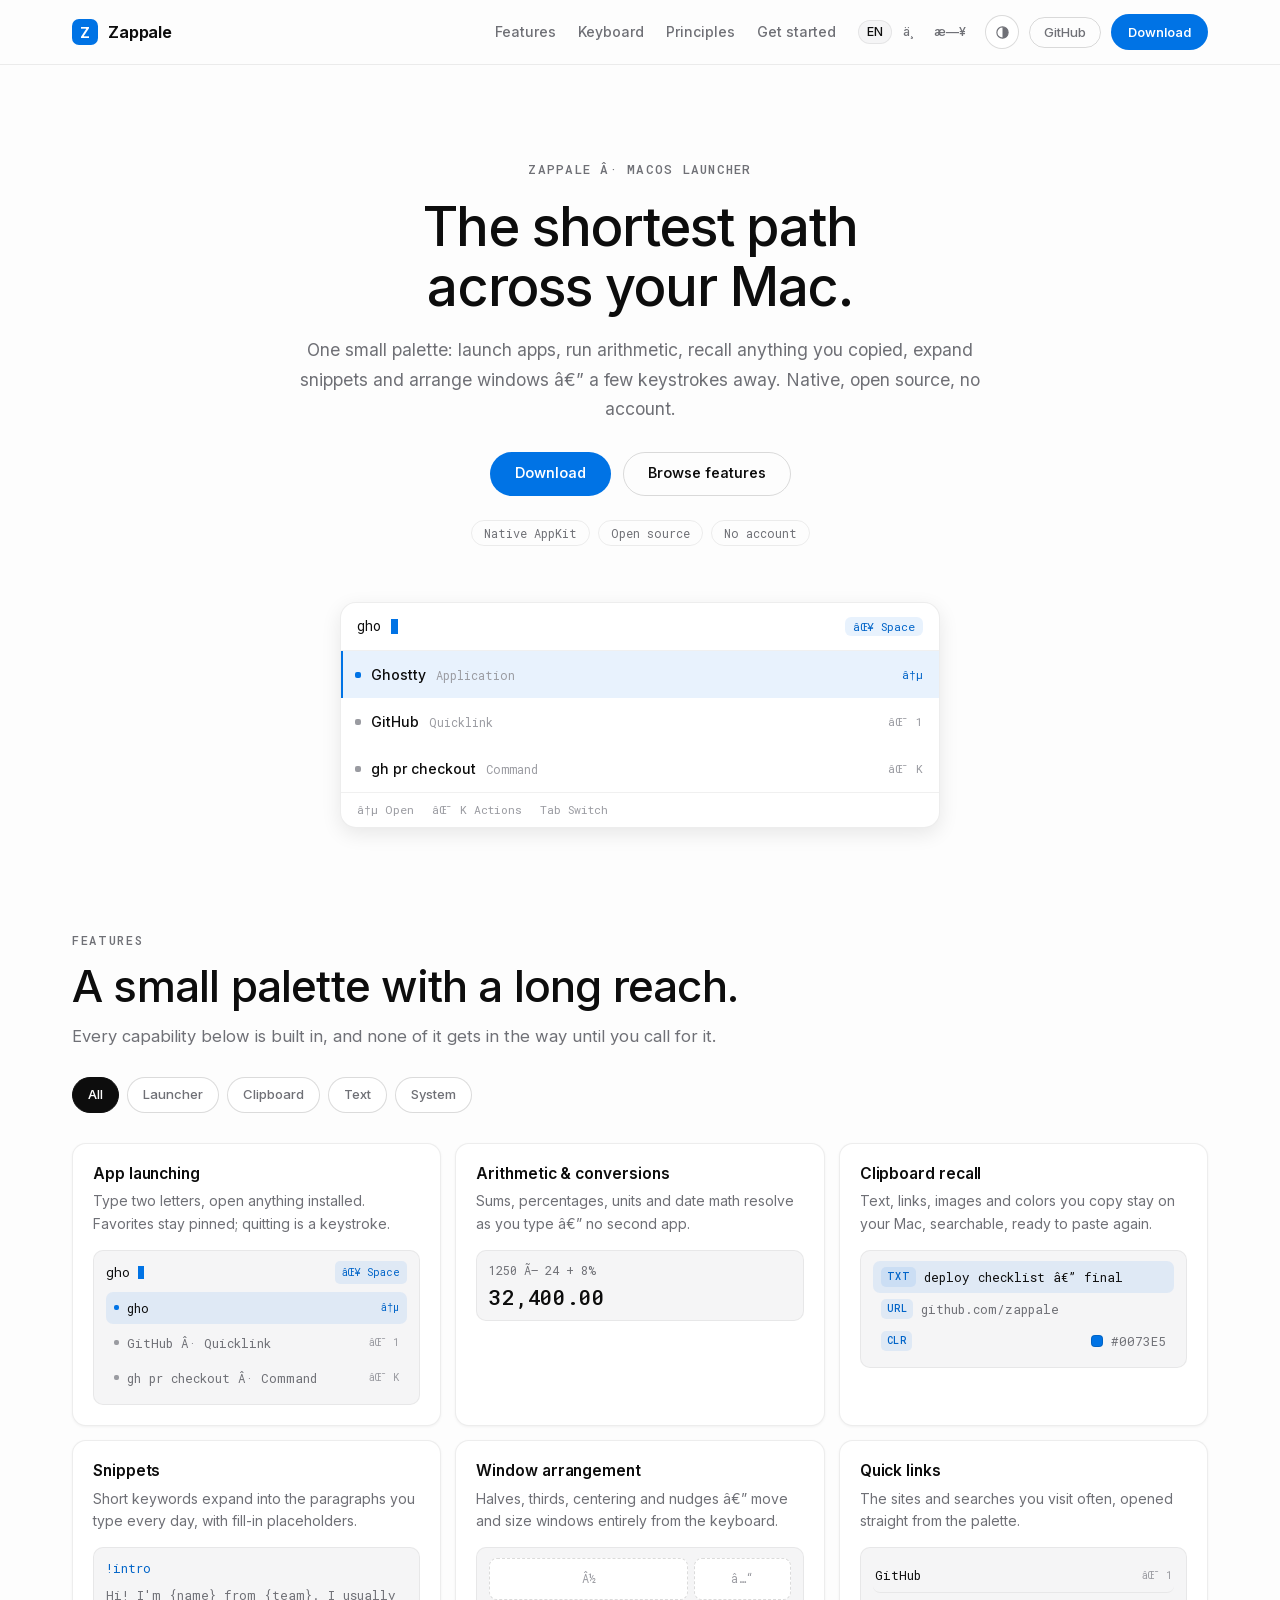
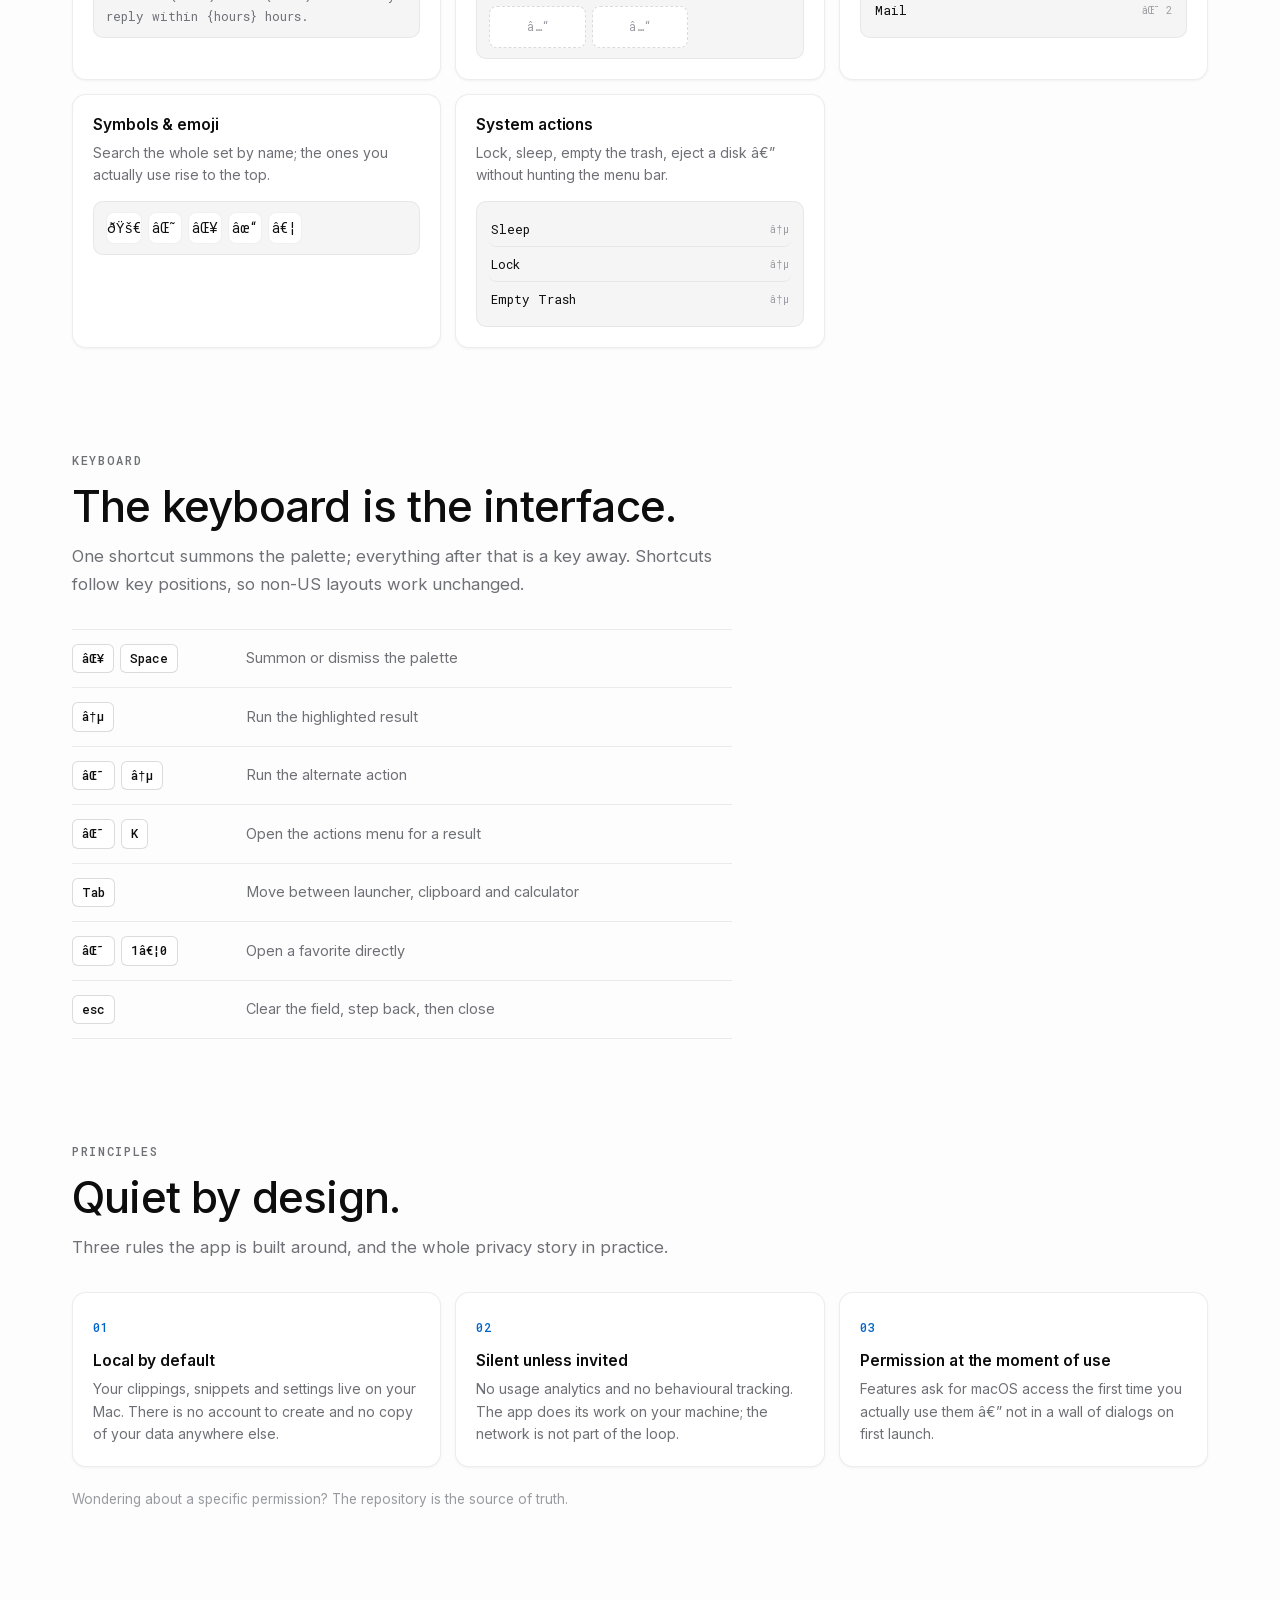
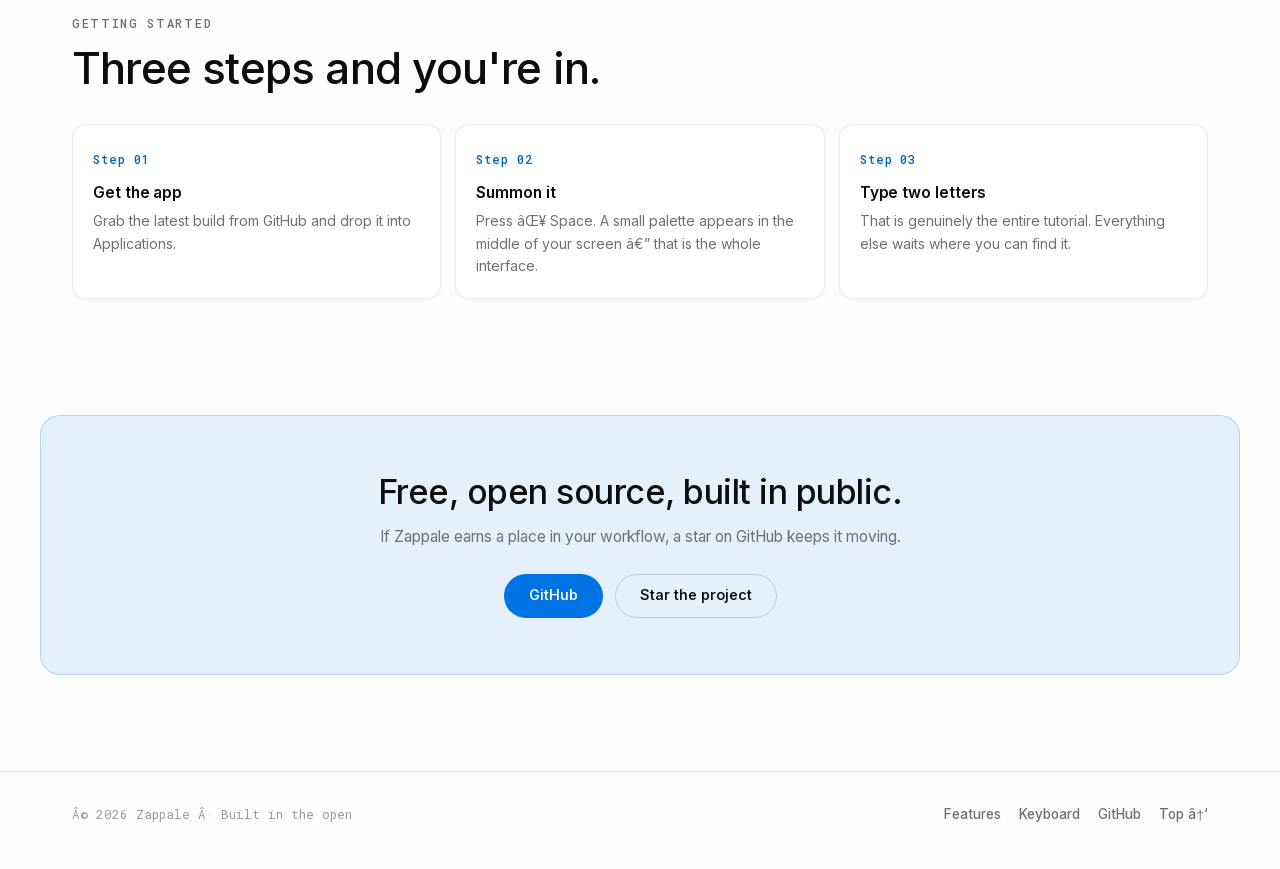
<file: index.html>
<!DOCTYPE html>
<html lang="en" data-mode="sys" data-theme="light">
<head>
  <meta charset="utf-8 />
  <meta name="viewport" content="width=device-width, initial-scale=1, viewport-fit=cover" />
  <title>Zappale — a keyboard-first launcher for macOS</title>
  <meta name="description" content="Zappale is a keyboard-first launcher for macOS: launch apps, run arithmetic, recall anything you copied, expand snippets and arrange windows — native, open source, no account required." />
  <meta name="application-name" content="Zappale" />
  <meta name="robots" content="index, follow" />
  <meta name="theme-color" content="#fdfdfd" media="(prefers-color-scheme: light)" />
  <meta name="theme-color" content="#121212" media="(prefers-color-scheme: dark)" />
  <link rel="canonical" href="https://zappale.com/" />
  <link rel="alternate" hreflang="en" href="https://zappale.com/" />
  <link rel="alternate" hreflang="zh" href="https://zappale.com/zh/" />
  <link rel="alternate" hreflang="ja" href="https://zappale.com/ja/" />
  <link rel="alternate" hreflang="x-default" href="https://zappale.com/" />
  <meta property="og:title" content="Zappale — a keyboard-first launcher for macOS" />
  <meta property="og:description" content="One small palette: apps, arithmetic, clipboard recall, snippets and windows, a few keystrokes away. Native, open source, no account." />
  <meta property="og:url" content="https://zappale.com/" />
  <meta property="og:image" content="https://zappale.com/assets/og.jpg" />
  <meta property="og:locale" content="en_US" />
  <meta property="og:site_name" content="Zappale" />
  <meta property="og:type" content="website" />
  <meta name="twitter:card" content="summary_large_image" />
  <link rel="icon" href="data:image/svg+xml,%3Csvg xmlns='http://www.w3.org/2000/svg' viewBox='0 0 64 64'%3E%3Crect width='64' height='64' rx='14' fill='%230073E5'/%3E%3Ctext x='32' y='44' text-anchor='middle' font-family='Arial,Helvetica,sans-serif' font-weight='700' font-size='34' fill='%23fff'%3EZ%3C/text%3E%3C/svg%3E" />
  <link rel="preload" href="assets/fonts/inter-normal.woff2" as="font" type="font/woff2" crossorigin />
  <link rel="preload" href="assets/fonts/roboto-mono-normal.woff2" as="font" type="font/woff2" crossorigin />
  <link rel="stylesheet" href="styles.css" />
  <script>(function () {
      var mode = null;
      try { mode = localStorage.getItem("zappale-mode"); } catch (e) {}
      if (mode !== "light" && mode !== "dark") mode = "sys";
      var dark = mode === "dark" || (mode === "sys" && window.matchMedia("(prefers-color-scheme: dark)").matches);
      var root = document.documentElement;
      root.dataset.mode = mode;
      root.dataset.theme = dark ? "dark" : "light";
    })();</script>
</head>
<body>
  <a class="skip" href="#main">Skip to content</a>

  <header class="masthead">
    <div class="container masthead-inner">
      <a class="brand" href="#top" aria-label="Zappale">
        <span class="brand-mark" aria-hidden="true">Z</span>
        <span class="brand-name">Zappale</span>
      </a>
      <nav class="site-nav" aria-label="Primary"><a href="#features">Features</a><a href="#keyboard">Keyboard</a><a href="#principles">Principles</a><a href="#start">Get started</a></nav>
      <div class="masthead-actions">
        <nav class="lang-nav" aria-label="Language"><a href="index.html" lang="en" aria-current="true">EN</a><a href="zh/index.html" lang="zh">中</a><a href="ja/index.html" lang="ja">日</a></nav>
        <button class="theme-btn" id="themeBtn" type="button" title="Theme: system" aria-label="Theme: system" data-l-sys="Theme: system" data-l-light="Theme: light" data-l-dark="Theme: dark">
          <svg class="i-auto" viewBox="0 0 24 24" width="15" height="15" aria-hidden="true"><circle cx="12" cy="12" r="9" fill="none" stroke="currentColor" stroke-width="1.8"/><path d="M12 3a9 9 0 0 1 0 18Z" fill="currentColor"/></svg>
          <svg class="i-light" viewBox="0 0 24 24" width="15" height="15" aria-hidden="true"><circle cx="12" cy="12" r="4.2" fill="none" stroke="currentColor" stroke-width="1.8"/><path stroke="currentColor" stroke-width="1.8" stroke-linecap="round" d="M12 2.5v2.2M12 19.3v2.2M2.5 12h2.2M19.3 12h2.2M5.2 5.2l1.6 1.6M17.2 17.2l1.6 1.6M18.8 5.2l-1.6 1.6M6.8 17.2l-1.6 1.6"/></svg>
          <svg class="i-dark" viewBox="0 0 24 24" width="15" height="15" aria-hidden="true"><path fill="none" stroke="currentColor" stroke-width="1.8" stroke-linejoin="round" d="M20.5 13.5A8.5 8.5 0 1 1 10.5 3.5a6.8 6.8 0 0 0 10 10Z"/></svg>
        </button>
        <a class="gh-chip" href="https://github.com/zappale" target="_blank" rel="noopener">GitHub</a>
        <a class="btn btn-primary btn-small" href="https://github.com/zappale" target="_blank" rel="noopener">Download</a>
      </div>
      <button class="menu-btn" type="button" aria-expanded="false" aria-controls="mobileNav">
        <span class="menu-btn-box" aria-hidden="true"><span></span><span></span><span></span></span>Menu
      </button>
    </div>
    <nav class="mobile-nav" id="mobileNav" hidden aria-label="Mobile">
      <div class="container">
        <a href="#features">Features</a>
        <a href="#keyboard">Keyboard</a>
        <a href="#principles">Principles</a>
        <a href="#start">Get started</a>
        <div class="mobile-row">
          <nav class="lang-nav" aria-label="Language"><a href="index.html" lang="en" aria-current="true">EN</a><a href="zh/index.html" lang="zh">中</a><a href="ja/index.html" lang="ja">日</a></nav>
        </div>
        <a href="https://github.com/zappale" target="_blank" rel="noopener">GitHub ↗</a>
        <a class="btn btn-primary" href="https://github.com/zappale" target="_blank" rel="noopener">Download</a>
      </div>
    </nav>
  </header>

  <main id="main">
  <section class="hero" id="top">
    <div class="container">
      <p class="kicker reveal">Zappale · macOS launcher</p>
      <h1 class="display reveal">The shortest path across your Mac.</h1>
      <p class="sub reveal">One small palette: launch apps, run arithmetic, recall anything you copied, expand snippets and arrange windows — a few keystrokes away. Native, open source, no account.</p>
      <div class="cta-row reveal">
        <a class="btn btn-primary" href="https://github.com/zappale" target="_blank" rel="noopener">Download</a>
        <a class="btn btn-ghost" href="#features">Browse features</a>
      </div>
      <ul class="stats reveal"><li>Native AppKit</li><li>Open source</li><li>No account</li></ul>
      <div class="palette-demo reveal" role="img" aria-label="Zappale launcher palette">
        <div class="pd-search"><span class="pd-q">gho</span><span class="caret"></span><span class="pd-kbd">⌥ Space</span></div>
        <ul class="pd-list">
          <li class="is-active"><span class="row-dot"></span><span class="row-title">Ghostty</span><span class="row-sub">Application</span><span class="row-kbd">↵</span></li>
          <li><span class="row-dot"></span><span class="row-title">GitHub</span><span class="row-sub">Quicklink</span><span class="row-kbd">⌘ 1</span></li>
          <li><span class="row-dot"></span><span class="row-title">gh pr checkout</span><span class="row-sub">Command</span><span class="row-kbd">⌘ K</span></li>
        </ul>
        <div class="pd-foot"><span>↵ Open</span><span>⌘ K Actions</span><span>Tab Switch</span></div>
      </div>
    </div>
  </section>

  <section class="section" id="features">
    <div class="container">
      <p class="sec-kicker reveal">Features</p>
      <h2 class="sec-title reveal">A small palette with a long reach.</h2>
      <p class="sec-sub reveal">Every capability below is built in, and none of it gets in the way until you call for it.</p>
      <div class="filters reveal" role="group" aria-label="Filters"><button class="chip is-active" type="button" data-filter="all">All</button><button class="chip" type="button" data-filter="launcher">Launcher</button><button class="chip" type="button" data-filter="clipboard">Clipboard</button><button class="chip" type="button" data-filter="text">Text</button><button class="chip" type="button" data-filter="system">System</button></div>
      <div class="grid f-grid"><article class="card f-card reveal" data-cat="launcher"><h3>App launching</h3><p>Type two letters, open anything installed. Favorites stay pinned; quitting is a keystroke.</p><div class="demo demo-launch"><div class="demo-query"><span class="q">gho</span><span class="caret"></span><span class="q-kbd">⌥ Space</span></div><ul><li class="demo-row is-active"><span class="row-dot"></span><span>gho</span><span class="row-kbd">↵</span></li><li class="demo-row"><span class="row-dot"></span><span>GitHub · Quicklink</span><span class="row-kbd">⌘ 1</span></li><li class="demo-row"><span class="row-dot"></span><span>gh pr checkout · Command</span><span class="row-kbd">⌘ K</span></li></ul></div></article><article class="card f-card reveal" data-cat="text"><h3>Arithmetic & conversions</h3><p>Sums, percentages, units and date math resolve as you type — no second app.</p><div class="demo demo-calc"><span class="demo-expr">1250 × 24 + 8%</span><strong>32,400.00</strong></div></article><article class="card f-card reveal" data-cat="clipboard"><h3>Clipboard recall</h3><p>Text, links, images and colors you copy stay on your Mac, searchable, ready to paste again.</p><ul class="demo demo-clip"><li class="demo-row is-active"><span class="row-kind">TXT</span><span class="row-text">deploy checklist — final</span><span class="row-val"></span></li><li class="demo-row"><span class="row-kind">URL</span><span class="row-text">github.com/zappale</span><span class="row-val"></span></li><li class="demo-row"><span class="row-kind">CLR</span><span class="row-text"></span><span class="swatch"></span><span class="row-val">#0073E5</span></li></ul></article><article class="card f-card reveal" data-cat="text"><h3>Snippets</h3><p>Short keywords expand into the paragraphs you type every day, with fill-in placeholders.</p><div class="demo demo-snip"><span class="demo-kw">!intro</span><p>Hi! I'm {name} from {team}. I usually reply within {hours} hours.</p></div></article><article class="card f-card reveal" data-cat="system"><h3>Window arrangement</h3><p>Halves, thirds, centering and nudges — move and size windows entirely from the keyboard.</p><div class="demo demo-win"><span class="win-box win-a">½</span><span class="win-box win-b">⅓</span><span class="win-box win-b">⅓</span><span class="win-box win-b">⅓</span></div></article><article class="card f-card reveal" data-cat="launcher"><h3>Quick links</h3><p>The sites and searches you visit often, opened straight from the palette.</p><ul class="demo demo-plain"><li class="demo-row"><span>GitHub</span><span class="row-kbd">⌘ 1</span></li><li class="demo-row"><span>Mail</span><span class="row-kbd">⌘ 2</span></li></ul></article><article class="card f-card reveal" data-cat="launcher"><h3>Symbols & emoji</h3><p>Search the whole set by name; the ones you actually use rise to the top.</p><div class="demo demo-emoji"><span>🚀</span><span>⌘</span><span>⌥</span><span>✓</span><span>…</span></div></article><article class="card f-card reveal" data-cat="system"><h3>System actions</h3><p>Lock, sleep, empty the trash, eject a disk — without hunting the menu bar.</p><ul class="demo demo-plain"><li class="demo-row"><span>Sleep</span><span class="row-kbd">↵</span></li><li class="demo-row"><span>Lock</span><span class="row-kbd">↵</span></li><li class="demo-row"><span>Empty Trash</span><span class="row-kbd">↵</span></li></ul></article></div>
    </div>
  </section>

  <section class="section" id="keyboard">
    <div class="container">
      <p class="sec-kicker reveal">Keyboard</p>
      <h2 class="sec-title reveal">The keyboard is the interface.</h2>
      <p class="sec-sub reveal">One shortcut summons the palette; everything after that is a key away. Shortcuts follow key positions, so non-US layouts work unchanged.</p>
      <div class="keys reveal"><div class="key-row"><span class="keycaps"><kbd>⌥</kbd><kbd>Space</kbd></span><span class="key-desc">Summon or dismiss the palette</span></div><div class="key-row"><span class="keycaps"><kbd>↵</kbd></span><span class="key-desc">Run the highlighted result</span></div><div class="key-row"><span class="keycaps"><kbd>⌘</kbd><kbd>↵</kbd></span><span class="key-desc">Run the alternate action</span></div><div class="key-row"><span class="keycaps"><kbd>⌘</kbd><kbd>K</kbd></span><span class="key-desc">Open the actions menu for a result</span></div><div class="key-row"><span class="keycaps"><kbd>Tab</kbd></span><span class="key-desc">Move between launcher, clipboard and calculator</span></div><div class="key-row"><span class="keycaps"><kbd>⌘</kbd><kbd>1…0</kbd></span><span class="key-desc">Open a favorite directly</span></div><div class="key-row"><span class="keycaps"><kbd>esc</kbd></span><span class="key-desc">Clear the field, step back, then close</span></div></div>
    </div>
  </section>

  <section class="section" id="principles">
    <div class="container">
      <p class="sec-kicker reveal">Principles</p>
      <h2 class="sec-title reveal">Quiet by design.</h2>
      <p class="sec-sub reveal">Three rules the app is built around, and the whole privacy story in practice.</p>
      <div class="grid p-grid"><article class="card p-card reveal"><span class="p-no">01</span><h3>Local by default</h3><p>Your clippings, snippets and settings live on your Mac. There is no account to create and no copy of your data anywhere else.</p></article><article class="card p-card reveal"><span class="p-no">02</span><h3>Silent unless invited</h3><p>No usage analytics and no behavioural tracking. The app does its work on your machine; the network is not part of the loop.</p></article><article class="card p-card reveal"><span class="p-no">03</span><h3>Permission at the moment of use</h3><p>Features ask for macOS access the first time you actually use them — not in a wall of dialogs on first launch.</p></article></div>
      <p class="fineprint reveal">Wondering about a specific permission? The repository is the source of truth.</p>
    </div>
  </section>

  <section class="section" id="start">
    <div class="container">
      <p class="sec-kicker reveal">Getting started</p>
      <h2 class="sec-title reveal">Three steps and you're in.</h2>
      <div class="grid s-grid"><article class="card s-card reveal"><span class="s-no">Step 01</span><h3>Get the app</h3><p>Grab the latest build from GitHub and drop it into Applications.</p></article><article class="card s-card reveal"><span class="s-no">Step 02</span><h3>Summon it</h3><p>Press ⌥ Space. A small palette appears in the middle of your screen — that is the whole interface.</p></article><article class="card s-card reveal"><span class="s-no">Step 03</span><h3>Type two letters</h3><p>That is genuinely the entire tutorial. Everything else waits where you can find it.</p></article></div>
      <!-- TODO(zappale): when a Homebrew tap ships, add the install command block here. -->
    </div>
  </section>

  <section class="cta-band">
    <div class="container reveal">
      <h2>Free, open source, built in public.</h2>
      <p>If Zappale earns a place in your workflow, a star on GitHub keeps it moving.</p>
      <div class="cta-row">
        <a class="btn btn-primary" href="https://github.com/zappale" target="_blank" rel="noopener">GitHub</a>
        <a class="btn btn-ghost" href="https://github.com/zappale" target="_blank" rel="noopener">Star the project</a>
      </div>
    </div>
  </section>
  </main>

  <footer class="footer">
    <div class="container footer-inner">
      <p>© 2026 Zappale · Built in the open</p>
      <nav class="footer-links" aria-label="Footer"><a href="#features">Features</a><a href="#keyboard">Keyboard</a><a href="https://github.com/zappale" target="_blank" rel="noopener">GitHub</a><a href="#top">Top ↑</a></nav>
    </div>
  </footer>

  <script src="script.js"></script>
</body>
</html>
</file>
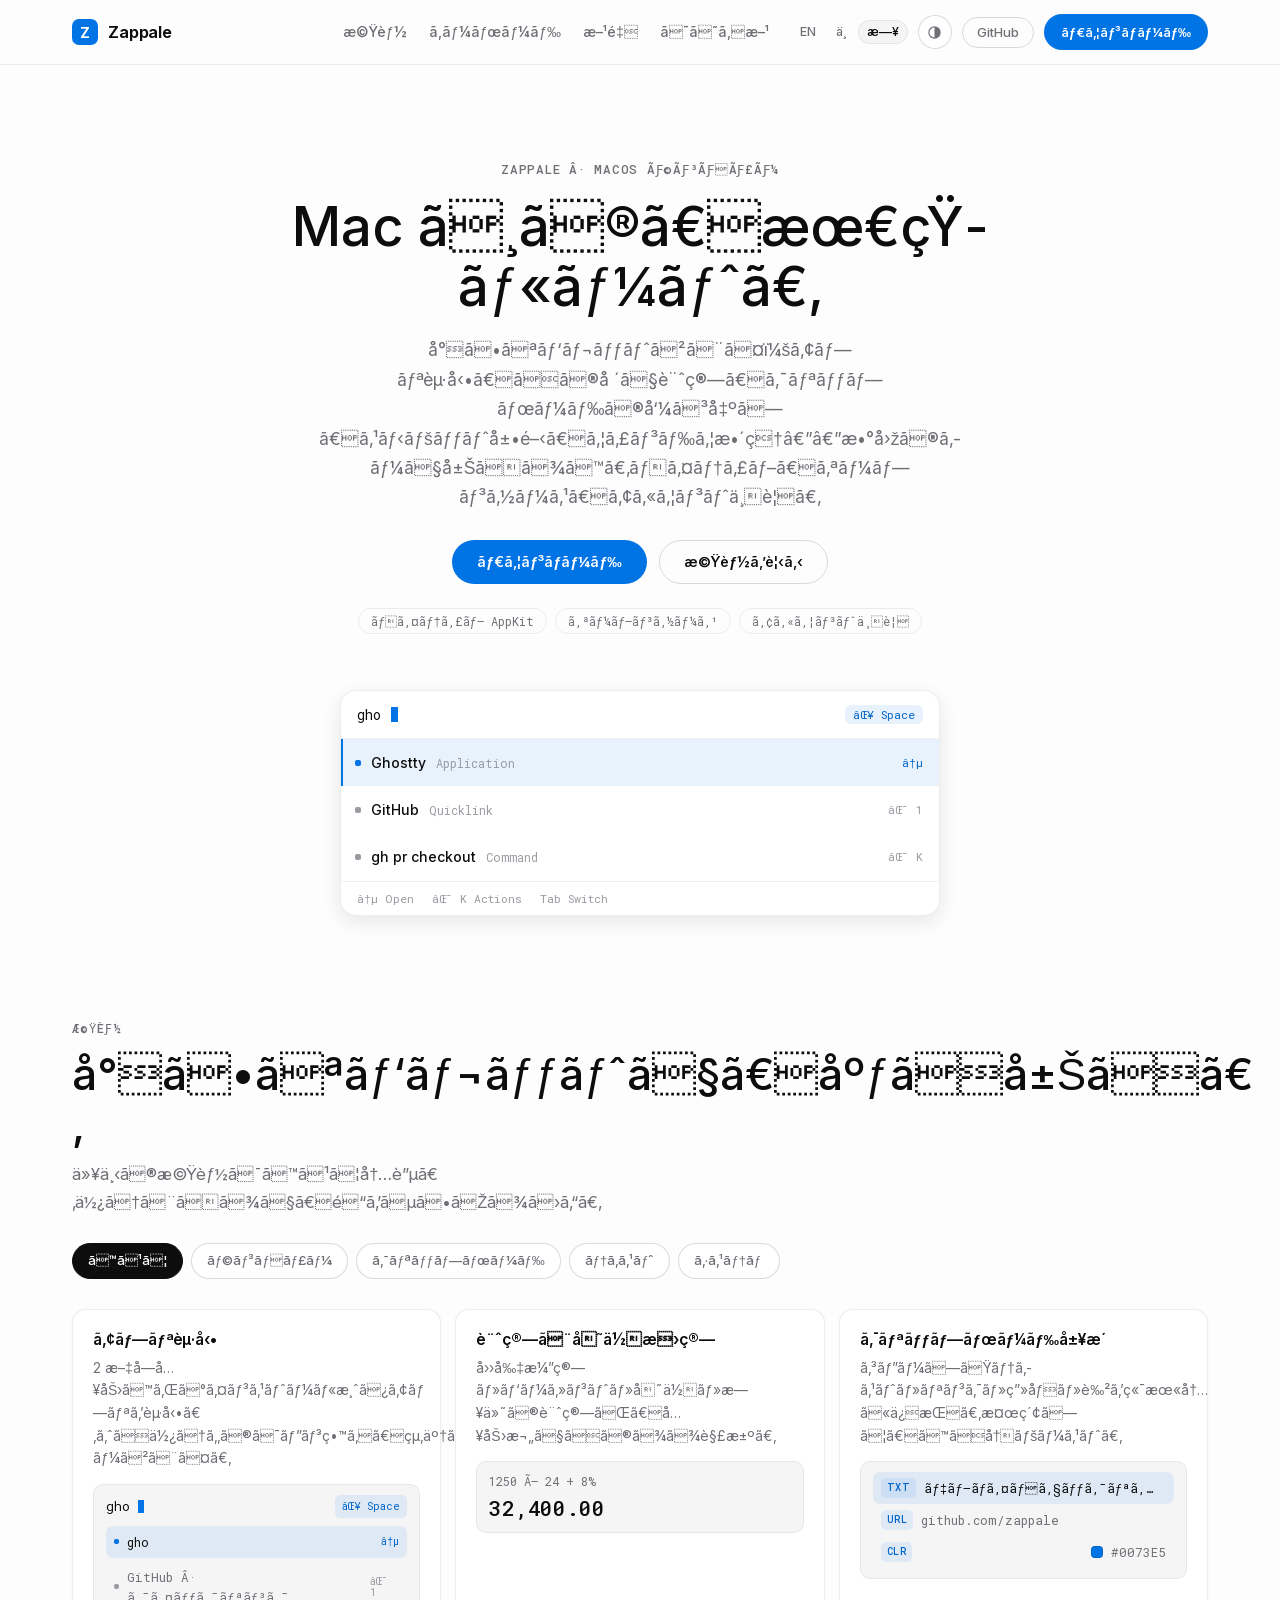
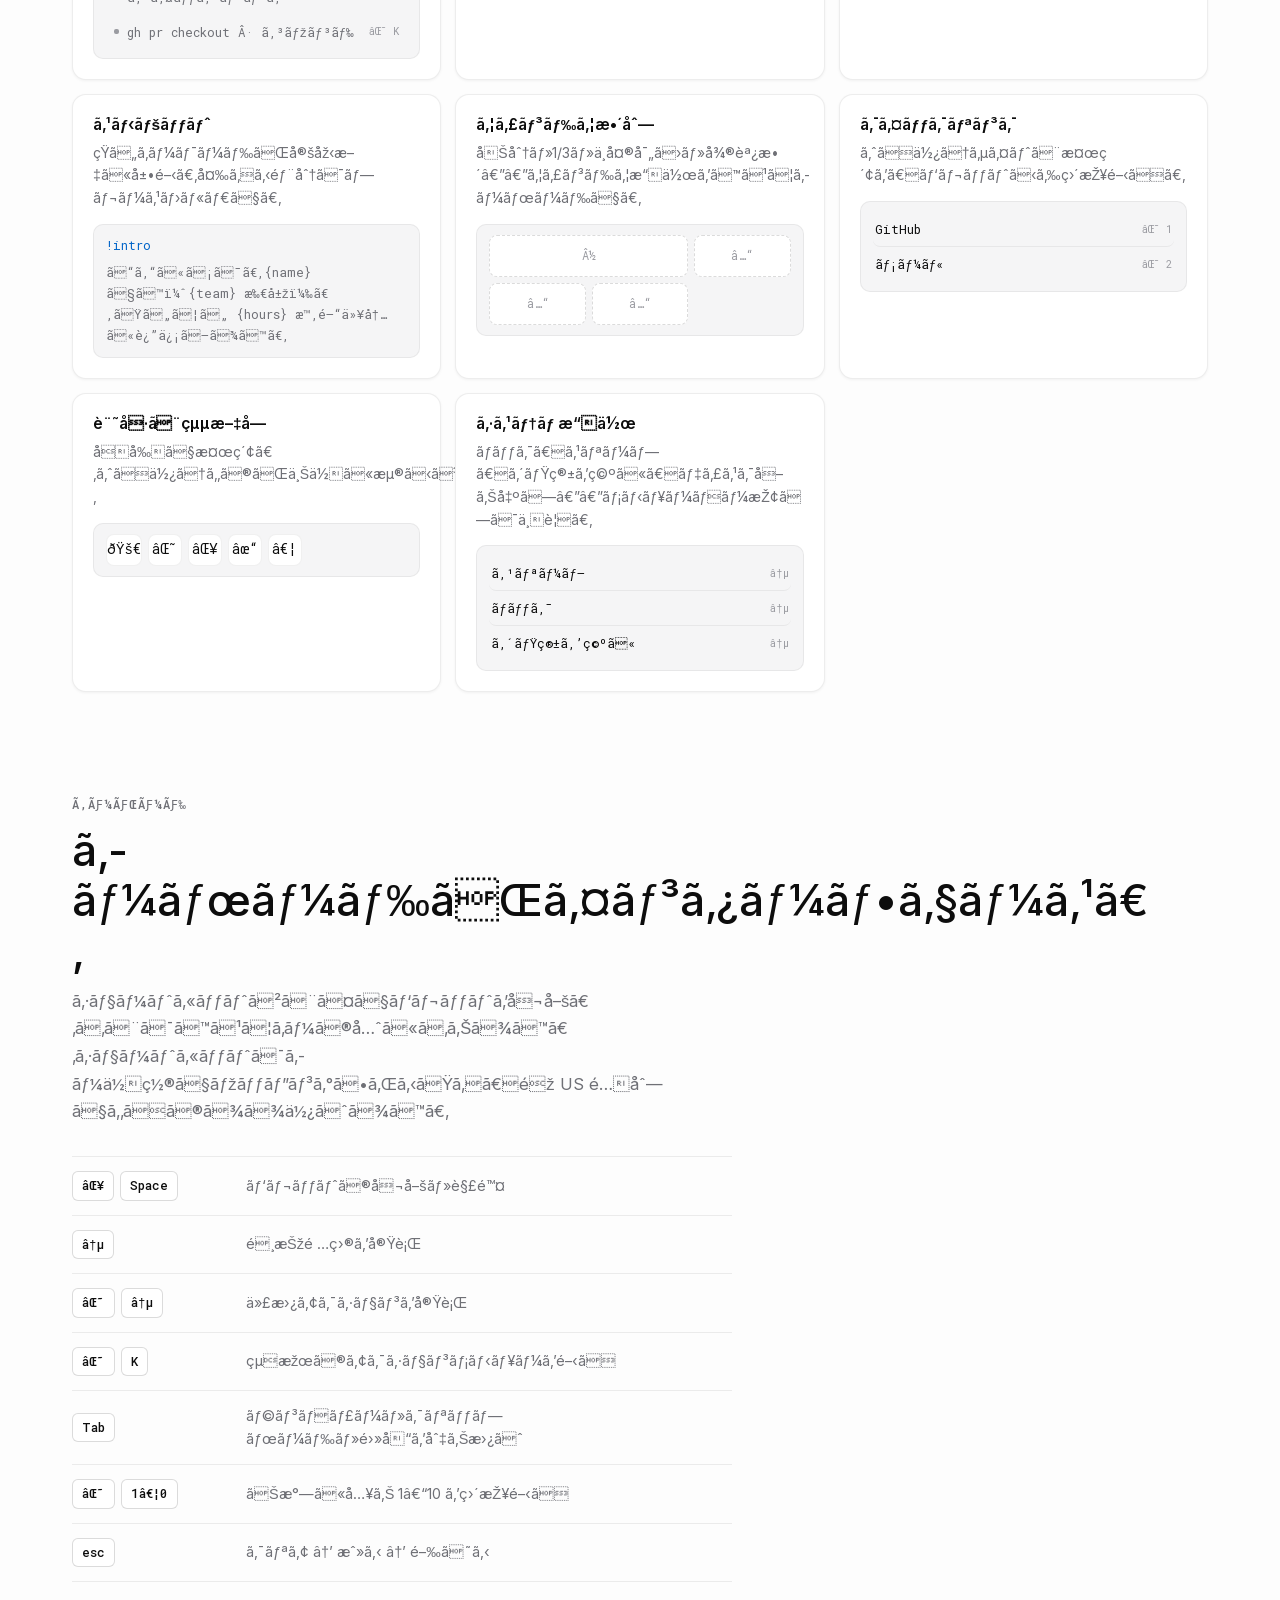
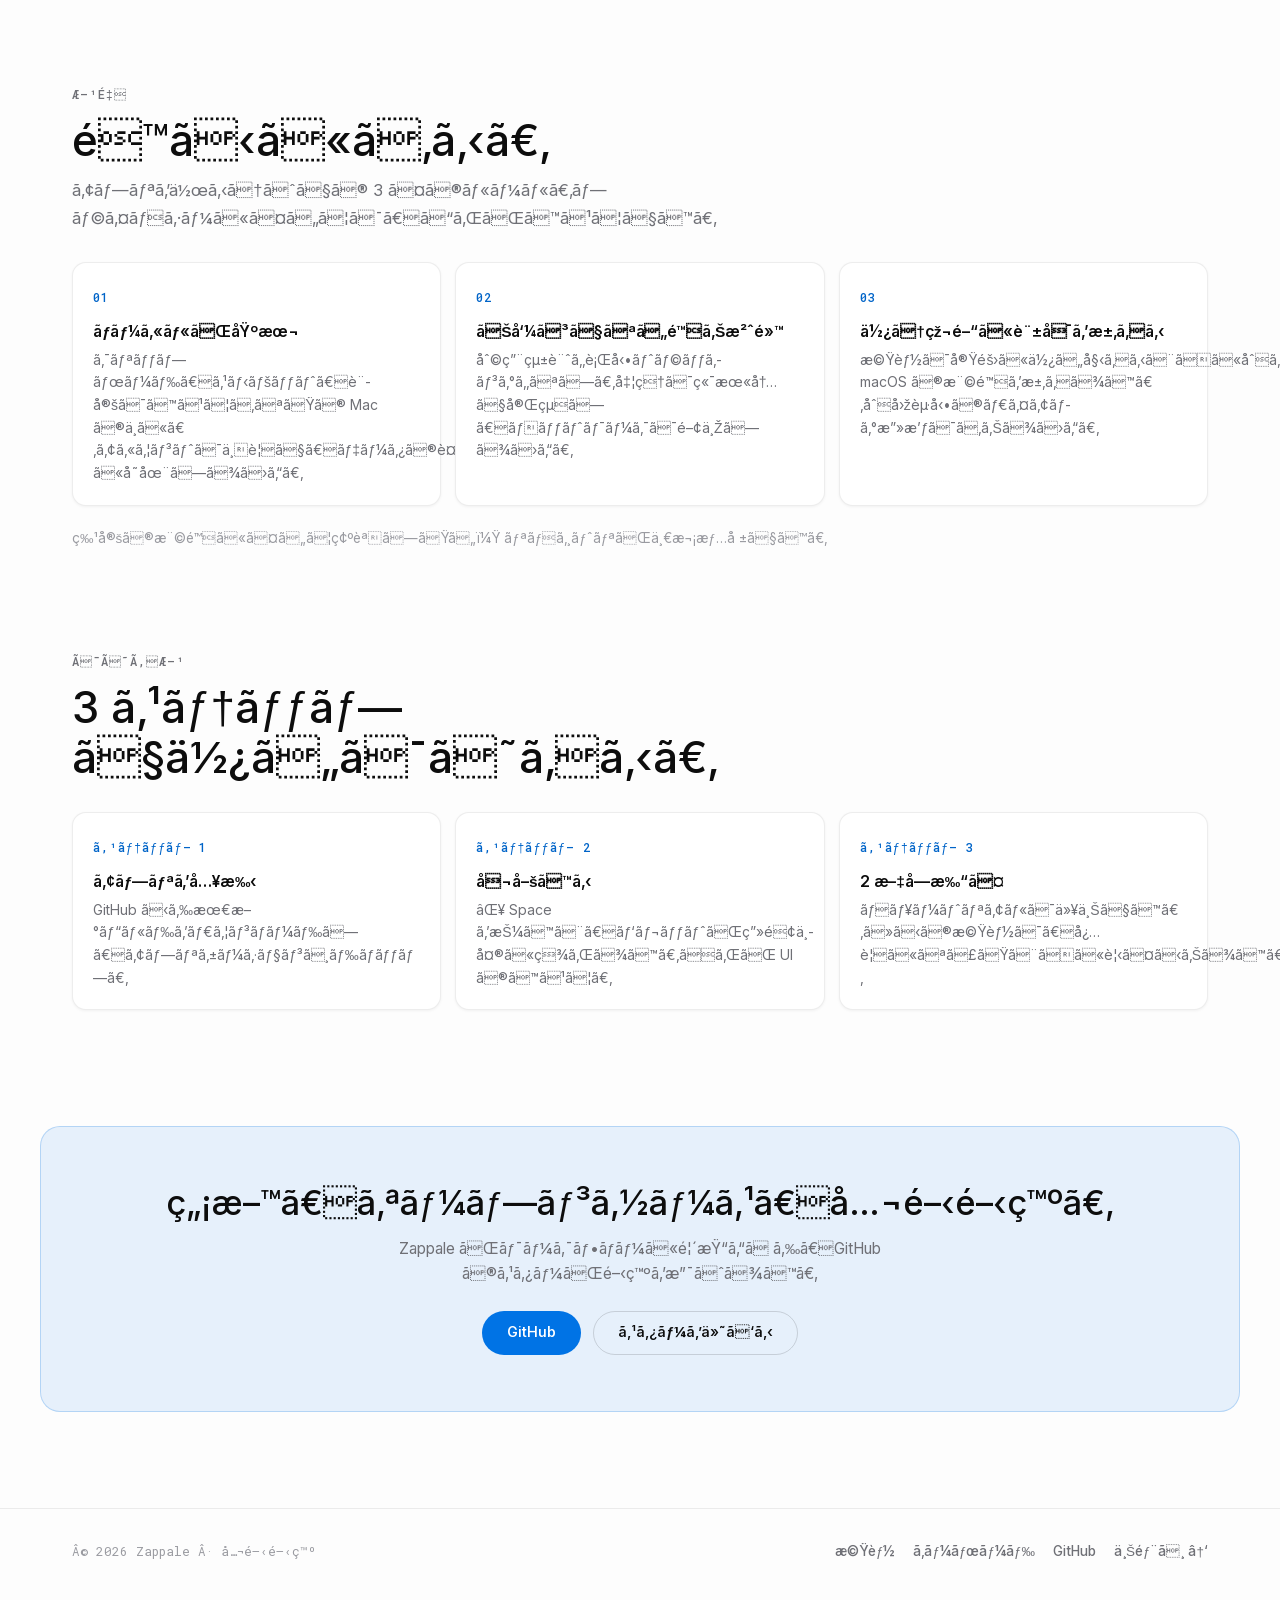
<file: ja/index.html>
<!DOCTYPE html>
<html lang="ja" data-mode="sys" data-theme="light">
<head>
  <meta charset="utf-8 />
  <meta name="viewport" content="width=device-width, initial-scale=1, viewport-fit=cover" />
  <title>Zappale — キーボードファーストの macOS ランチャー</title>
  <meta name="description" content="Zappale はキーボードファーストの macOS ランチャー。アプリ起動、その場での計算、クリップボード履歴、スニペット展開、ウィンドウ整理——ネイティブ、オープンソース、アカウント不要。" />
  <meta name="application-name" content="Zappale" />
  <meta name="robots" content="index, follow" />
  <meta name="theme-color" content="#fdfdfd" media="(prefers-color-scheme: light)" />
  <meta name="theme-color" content="#121212" media="(prefers-color-scheme: dark)" />
  <link rel="canonical" href="https://zappale.com/ja/" />
  <link rel="alternate" hreflang="en" href="https://zappale.com/" />
  <link rel="alternate" hreflang="zh" href="https://zappale.com/zh/" />
  <link rel="alternate" hreflang="ja" href="https://zappale.com/ja/" />
  <link rel="alternate" hreflang="x-default" href="https://zappale.com/" />
  <meta property="og:title" content="Zappale — キーボードファーストの macOS ランチャー" />
  <meta property="og:description" content="小さなパレットひとつで、アプリ・計算・クリップボード・スニペット・ウィンドウへ数回のキーで到達。ネイティブ、オープンソース、アカウント不要。" />
  <meta property="og:url" content="https://zappale.com/ja/" />
  <meta property="og:image" content="https://zappale.com/assets/og.jpg" />
  <meta property="og:locale" content="ja_JP" />
  <meta property="og:site_name" content="Zappale" />
  <meta property="og:type" content="website" />
  <meta name="twitter:card" content="summary_large_image" />
  <link rel="icon" href="data:image/svg+xml,%3Csvg xmlns='http://www.w3.org/2000/svg' viewBox='0 0 64 64'%3E%3Crect width='64' height='64' rx='14' fill='%230073E5'/%3E%3Ctext x='32' y='44' text-anchor='middle' font-family='Arial,Helvetica,sans-serif' font-weight='700' font-size='34' fill='%23fff'%3EZ%3C/text%3E%3C/svg%3E" />
  <link rel="preload" href="../assets/fonts/inter-normal.woff2" as="font" type="font/woff2" crossorigin />
  <link rel="preload" href="../assets/fonts/roboto-mono-normal.woff2" as="font" type="font/woff2" crossorigin />
  <link rel="stylesheet" href="../styles.css" />
  <script>(function () {
      var mode = null;
      try { mode = localStorage.getItem("zappale-mode"); } catch (e) {}
      if (mode !== "light" && mode !== "dark") mode = "sys";
      var dark = mode === "dark" || (mode === "sys" && window.matchMedia("(prefers-color-scheme: dark)").matches);
      var root = document.documentElement;
      root.dataset.mode = mode;
      root.dataset.theme = dark ? "dark" : "light";
    })();</script>
</head>
<body>
  <a class="skip" href="#main">本文へスキップ</a>

  <header class="masthead">
    <div class="container masthead-inner">
      <a class="brand" href="#top" aria-label="Zappale">
        <span class="brand-mark" aria-hidden="true">Z</span>
        <span class="brand-name">Zappale</span>
      </a>
      <nav class="site-nav" aria-label="Primary"><a href="#features">機能</a><a href="#keyboard">キーボード</a><a href="#principles">方針</a><a href="#start">はじめ方</a></nav>
      <div class="masthead-actions">
        <nav class="lang-nav" aria-label="Language"><a href="../index.html" lang="en">EN</a><a href="../zh/index.html" lang="zh">中</a><a href="index.html" lang="ja" aria-current="true">日</a></nav>
        <button class="theme-btn" id="themeBtn" type="button" title="テーマ：システムに従う" aria-label="テーマ：システムに従う" data-l-sys="テーマ：システムに従う" data-l-light="テーマ：ライト" data-l-dark="テーマ：ダーク">
          <svg class="i-auto" viewBox="0 0 24 24" width="15" height="15" aria-hidden="true"><circle cx="12" cy="12" r="9" fill="none" stroke="currentColor" stroke-width="1.8"/><path d="M12 3a9 9 0 0 1 0 18Z" fill="currentColor"/></svg>
          <svg class="i-light" viewBox="0 0 24 24" width="15" height="15" aria-hidden="true"><circle cx="12" cy="12" r="4.2" fill="none" stroke="currentColor" stroke-width="1.8"/><path stroke="currentColor" stroke-width="1.8" stroke-linecap="round" d="M12 2.5v2.2M12 19.3v2.2M2.5 12h2.2M19.3 12h2.2M5.2 5.2l1.6 1.6M17.2 17.2l1.6 1.6M18.8 5.2l-1.6 1.6M6.8 17.2l-1.6 1.6"/></svg>
          <svg class="i-dark" viewBox="0 0 24 24" width="15" height="15" aria-hidden="true"><path fill="none" stroke="currentColor" stroke-width="1.8" stroke-linejoin="round" d="M20.5 13.5A8.5 8.5 0 1 1 10.5 3.5a6.8 6.8 0 0 0 10 10Z"/></svg>
        </button>
        <a class="gh-chip" href="https://github.com/zappale" target="_blank" rel="noopener">GitHub</a>
        <a class="btn btn-primary btn-small" href="https://github.com/zappale" target="_blank" rel="noopener">ダウンロード</a>
      </div>
      <button class="menu-btn" type="button" aria-expanded="false" aria-controls="mobileNav">
        <span class="menu-btn-box" aria-hidden="true"><span></span><span></span><span></span></span>メニュー
      </button>
    </div>
    <nav class="mobile-nav" id="mobileNav" hidden aria-label="Mobile">
      <div class="container">
        <a href="#features">機能</a>
        <a href="#keyboard">キーボード</a>
        <a href="#principles">方針</a>
        <a href="#start">はじめ方</a>
        <div class="mobile-row">
          <nav class="lang-nav" aria-label="Language"><a href="../index.html" lang="en">EN</a><a href="../zh/index.html" lang="zh">中</a><a href="index.html" lang="ja" aria-current="true">日</a></nav>
        </div>
        <a href="https://github.com/zappale" target="_blank" rel="noopener">GitHub ↗</a>
        <a class="btn btn-primary" href="https://github.com/zappale" target="_blank" rel="noopener">ダウンロード</a>
      </div>
    </nav>
  </header>

  <main id="main">
  <section class="hero" id="top">
    <div class="container">
      <p class="kicker reveal">Zappale · macOS ランチャー</p>
      <h1 class="display reveal">Mac への、最短ルート。</h1>
      <p class="sub reveal">小さなパレットひとつ：アプリ起動、その場で計算、クリップボードの呼び出し、スニペット展開、ウィンドウ整理——数回のキーで届きます。ネイティブ、オープンソース、アカウント不要。</p>
      <div class="cta-row reveal">
        <a class="btn btn-primary" href="https://github.com/zappale" target="_blank" rel="noopener">ダウンロード</a>
        <a class="btn btn-ghost" href="#features">機能を見る</a>
      </div>
      <ul class="stats reveal"><li>ネイティブ AppKit</li><li>オープンソース</li><li>アカウント不要</li></ul>
      <div class="palette-demo reveal" role="img" aria-label="Zappale launcher palette">
        <div class="pd-search"><span class="pd-q">gho</span><span class="caret"></span><span class="pd-kbd">⌥ Space</span></div>
        <ul class="pd-list">
          <li class="is-active"><span class="row-dot"></span><span class="row-title">Ghostty</span><span class="row-sub">Application</span><span class="row-kbd">↵</span></li>
          <li><span class="row-dot"></span><span class="row-title">GitHub</span><span class="row-sub">Quicklink</span><span class="row-kbd">⌘ 1</span></li>
          <li><span class="row-dot"></span><span class="row-title">gh pr checkout</span><span class="row-sub">Command</span><span class="row-kbd">⌘ K</span></li>
        </ul>
        <div class="pd-foot"><span>↵ Open</span><span>⌘ K Actions</span><span>Tab Switch</span></div>
      </div>
    </div>
  </section>

  <section class="section" id="features">
    <div class="container">
      <p class="sec-kicker reveal">機能</p>
      <h2 class="sec-title reveal">小さなパレットで、広く届く。</h2>
      <p class="sec-sub reveal">以下の機能はすべて内蔵。使うときまで、道をふさぎません。</p>
      <div class="filters reveal" role="group" aria-label="Filters"><button class="chip is-active" type="button" data-filter="all">すべて</button><button class="chip" type="button" data-filter="launcher">ランチャー</button><button class="chip" type="button" data-filter="clipboard">クリップボード</button><button class="chip" type="button" data-filter="text">テキスト</button><button class="chip" type="button" data-filter="system">システム</button></div>
      <div class="grid f-grid"><article class="card f-card reveal" data-cat="launcher"><h3>アプリ起動</h3><p>2 文字入力すればインストール済みアプリを起動。よく使うものはピン留め、終了もキーひとつ。</p><div class="demo demo-launch"><div class="demo-query"><span class="q">gho</span><span class="caret"></span><span class="q-kbd">⌥ Space</span></div><ul><li class="demo-row is-active"><span class="row-dot"></span><span>gho</span><span class="row-kbd">↵</span></li><li class="demo-row"><span class="row-dot"></span><span>GitHub · クイックリンク</span><span class="row-kbd">⌘ 1</span></li><li class="demo-row"><span class="row-dot"></span><span>gh pr checkout · コマンド</span><span class="row-kbd">⌘ K</span></li></ul></div></article><article class="card f-card reveal" data-cat="text"><h3>計算と単位換算</h3><p>四則演算・パーセント・単位・日付の計算が、入力欄でそのまま解決。</p><div class="demo demo-calc"><span class="demo-expr">1250 × 24 + 8%</span><strong>32,400.00</strong></div></article><article class="card f-card reveal" data-cat="clipboard"><h3>クリップボード履歴</h3><p>コピーしたテキスト・リンク・画像・色を端末内に保持。検索して、すぐ再ペースト。</p><ul class="demo demo-clip"><li class="demo-row is-active"><span class="row-kind">TXT</span><span class="row-text">デプロイチェックリスト — 最終</span><span class="row-val"></span></li><li class="demo-row"><span class="row-kind">URL</span><span class="row-text">github.com/zappale</span><span class="row-val"></span></li><li class="demo-row"><span class="row-kind">CLR</span><span class="row-text"></span><span class="swatch"></span><span class="row-val">#0073E5</span></li></ul></article><article class="card f-card reveal" data-cat="text"><h3>スニペット</h3><p>短いキーワードが定型文に展開。変わる部分はプレースホルダで。</p><div class="demo demo-snip"><span class="demo-kw">!intro</span><p>こんにちは。{name} です（{team} 所属）。たいてい {hours} 時間以内に返信します。</p></div></article><article class="card f-card reveal" data-cat="system"><h3>ウィンドウ整列</h3><p>半分・1/3・中央寄せ・微調整——ウィンドウ操作をすべてキーボードで。</p><div class="demo demo-win"><span class="win-box win-a">½</span><span class="win-box win-b">⅓</span><span class="win-box win-b">⅓</span><span class="win-box win-b">⅓</span></div></article><article class="card f-card reveal" data-cat="launcher"><h3>クイックリンク</h3><p>よく使うサイトと検索を、パレットから直接開く。</p><ul class="demo demo-plain"><li class="demo-row"><span>GitHub</span><span class="row-kbd">⌘ 1</span></li><li class="demo-row"><span>メール</span><span class="row-kbd">⌘ 2</span></li></ul></article><article class="card f-card reveal" data-cat="launcher"><h3>記号と絵文字</h3><p>名前で検索。よく使うものが上位に浮かびます。</p><div class="demo demo-emoji"><span>🚀</span><span>⌘</span><span>⌥</span><span>✓</span><span>…</span></div></article><article class="card f-card reveal" data-cat="system"><h3>システム操作</h3><p>ロック、スリープ、ゴミ箱を空に、ディスク取り出し——メニューバー探しは不要。</p><ul class="demo demo-plain"><li class="demo-row"><span>スリープ</span><span class="row-kbd">↵</span></li><li class="demo-row"><span>ロック</span><span class="row-kbd">↵</span></li><li class="demo-row"><span>ゴミ箱を空に</span><span class="row-kbd">↵</span></li></ul></article></div>
    </div>
  </section>

  <section class="section" id="keyboard">
    <div class="container">
      <p class="sec-kicker reveal">キーボード</p>
      <h2 class="sec-title reveal">キーボードがインターフェース。</h2>
      <p class="sec-sub reveal">ショートカットひとつでパレットを召喚。あとはすべてキーの先にあります。ショートカットはキー位置でマッピングされるため、非 US 配列でもそのまま使えます。</p>
      <div class="keys reveal"><div class="key-row"><span class="keycaps"><kbd>⌥</kbd><kbd>Space</kbd></span><span class="key-desc">パレットの召喚・解除</span></div><div class="key-row"><span class="keycaps"><kbd>↵</kbd></span><span class="key-desc">選択項目を実行</span></div><div class="key-row"><span class="keycaps"><kbd>⌘</kbd><kbd>↵</kbd></span><span class="key-desc">代替アクションを実行</span></div><div class="key-row"><span class="keycaps"><kbd>⌘</kbd><kbd>K</kbd></span><span class="key-desc">結果のアクションメニューを開く</span></div><div class="key-row"><span class="keycaps"><kbd>Tab</kbd></span><span class="key-desc">ランチャー・クリップボード・電卓を切り替え</span></div><div class="key-row"><span class="keycaps"><kbd>⌘</kbd><kbd>1…0</kbd></span><span class="key-desc">お気に入り 1–10 を直接開く</span></div><div class="key-row"><span class="keycaps"><kbd>esc</kbd></span><span class="key-desc">クリア → 戻る → 閉じる</span></div></div>
    </div>
  </section>

  <section class="section" id="principles">
    <div class="container">
      <p class="sec-kicker reveal">方針</p>
      <h2 class="sec-title reveal">静かにある。</h2>
      <p class="sec-sub reveal">アプリを作るうえでの 3 つのルール。プライバシーについては、これがすべてです。</p>
      <div class="grid p-grid"><article class="card p-card reveal"><span class="p-no">01</span><h3>ローカルが基本</h3><p>クリップボード、スニペット、設定はすべてあなたの Mac の中に。アカウントは不要で、データの複製は他に存在しません。</p></article><article class="card p-card reveal"><span class="p-no">02</span><h3>お呼びでない限り沈黙</h3><p>利用統計も行動トラッキングもなし。処理は端末内で完結し、ネットワークは関与しません。</p></article><article class="card p-card reveal"><span class="p-no">03</span><h3>使う瞬間に許可を求める</h3><p>機能は実際に使い始めるときに初めて macOS の権限を求めます。初回起動のダイアログ攻撃はありません。</p></article></div>
      <p class="fineprint reveal">特定の権限について確認したい？ リポジトリが一次情報です。</p>
    </div>
  </section>

  <section class="section" id="start">
    <div class="container">
      <p class="sec-kicker reveal">はじめ方</p>
      <h2 class="sec-title reveal">3 ステップで使いはじめる。</h2>
      <div class="grid s-grid"><article class="card s-card reveal"><span class="s-no">ステップ 1</span><h3>アプリを入手</h3><p>GitHub から最新ビルドをダウンロードし、アプリケーションへドロップ。</p></article><article class="card s-card reveal"><span class="s-no">ステップ 2</span><h3>召喚する</h3><p>⌥ Space を押すと、パレットが画面中央に現れます。それが UI のすべて。</p></article><article class="card s-card reveal"><span class="s-no">ステップ 3</span><h3>2 文字打つ</h3><p>チュートリアルは以上です。ほかの機能は、必要になったときに見つかります。</p></article></div>
      <!-- TODO(zappale): when a Homebrew tap ships, add the install command block here. -->
    </div>
  </section>

  <section class="cta-band">
    <div class="container reveal">
      <h2>無料、オープンソース、公開開発。</h2>
      <p>Zappale がワークフローに馴染んだら、GitHub のスターが開発を支えます。</p>
      <div class="cta-row">
        <a class="btn btn-primary" href="https://github.com/zappale" target="_blank" rel="noopener">GitHub</a>
        <a class="btn btn-ghost" href="https://github.com/zappale" target="_blank" rel="noopener">スターを付ける</a>
      </div>
    </div>
  </section>
  </main>

  <footer class="footer">
    <div class="container footer-inner">
      <p>© 2026 Zappale · 公開開発</p>
      <nav class="footer-links" aria-label="Footer"><a href="#features">機能</a><a href="#keyboard">キーボード</a><a href="https://github.com/zappale" target="_blank" rel="noopener">GitHub</a><a href="#top">上部へ ↑</a></nav>
    </div>
  </footer>

  <script src="../script.js"></script>
</body>
</html>
</file>
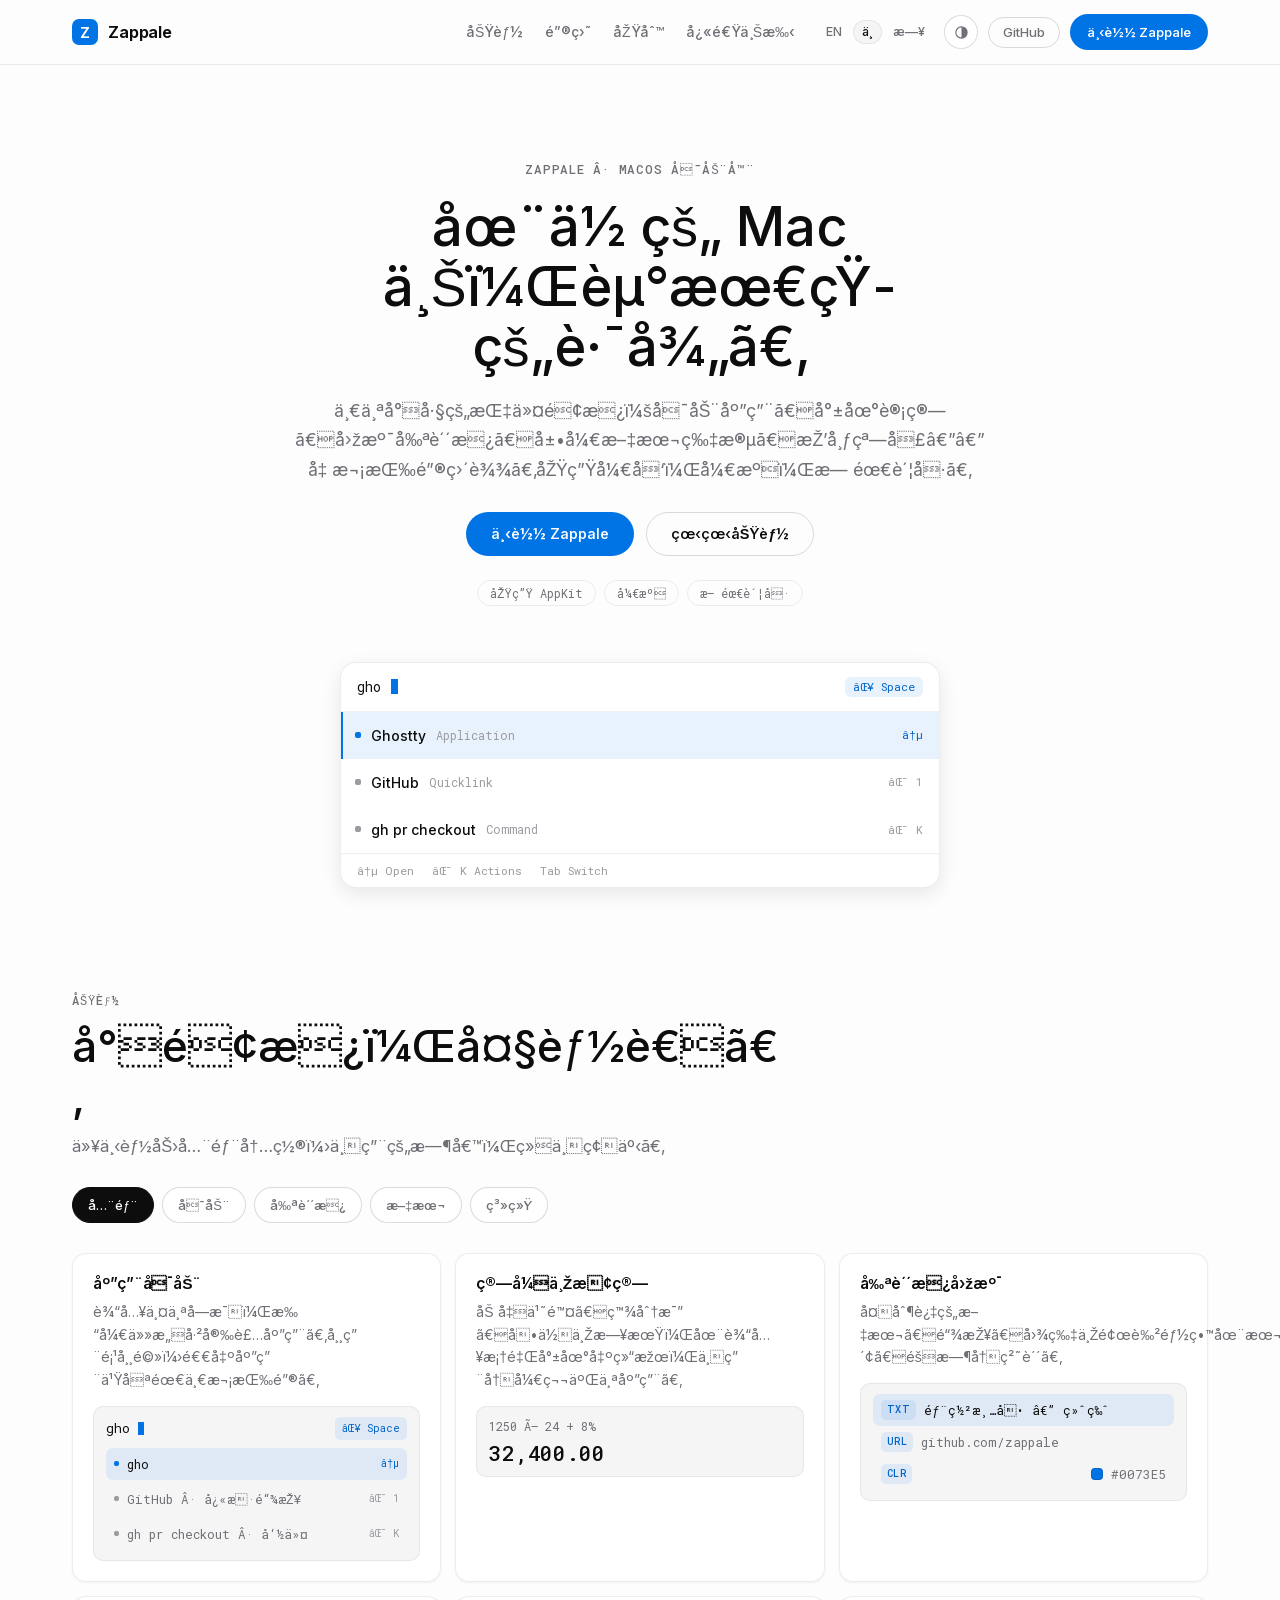
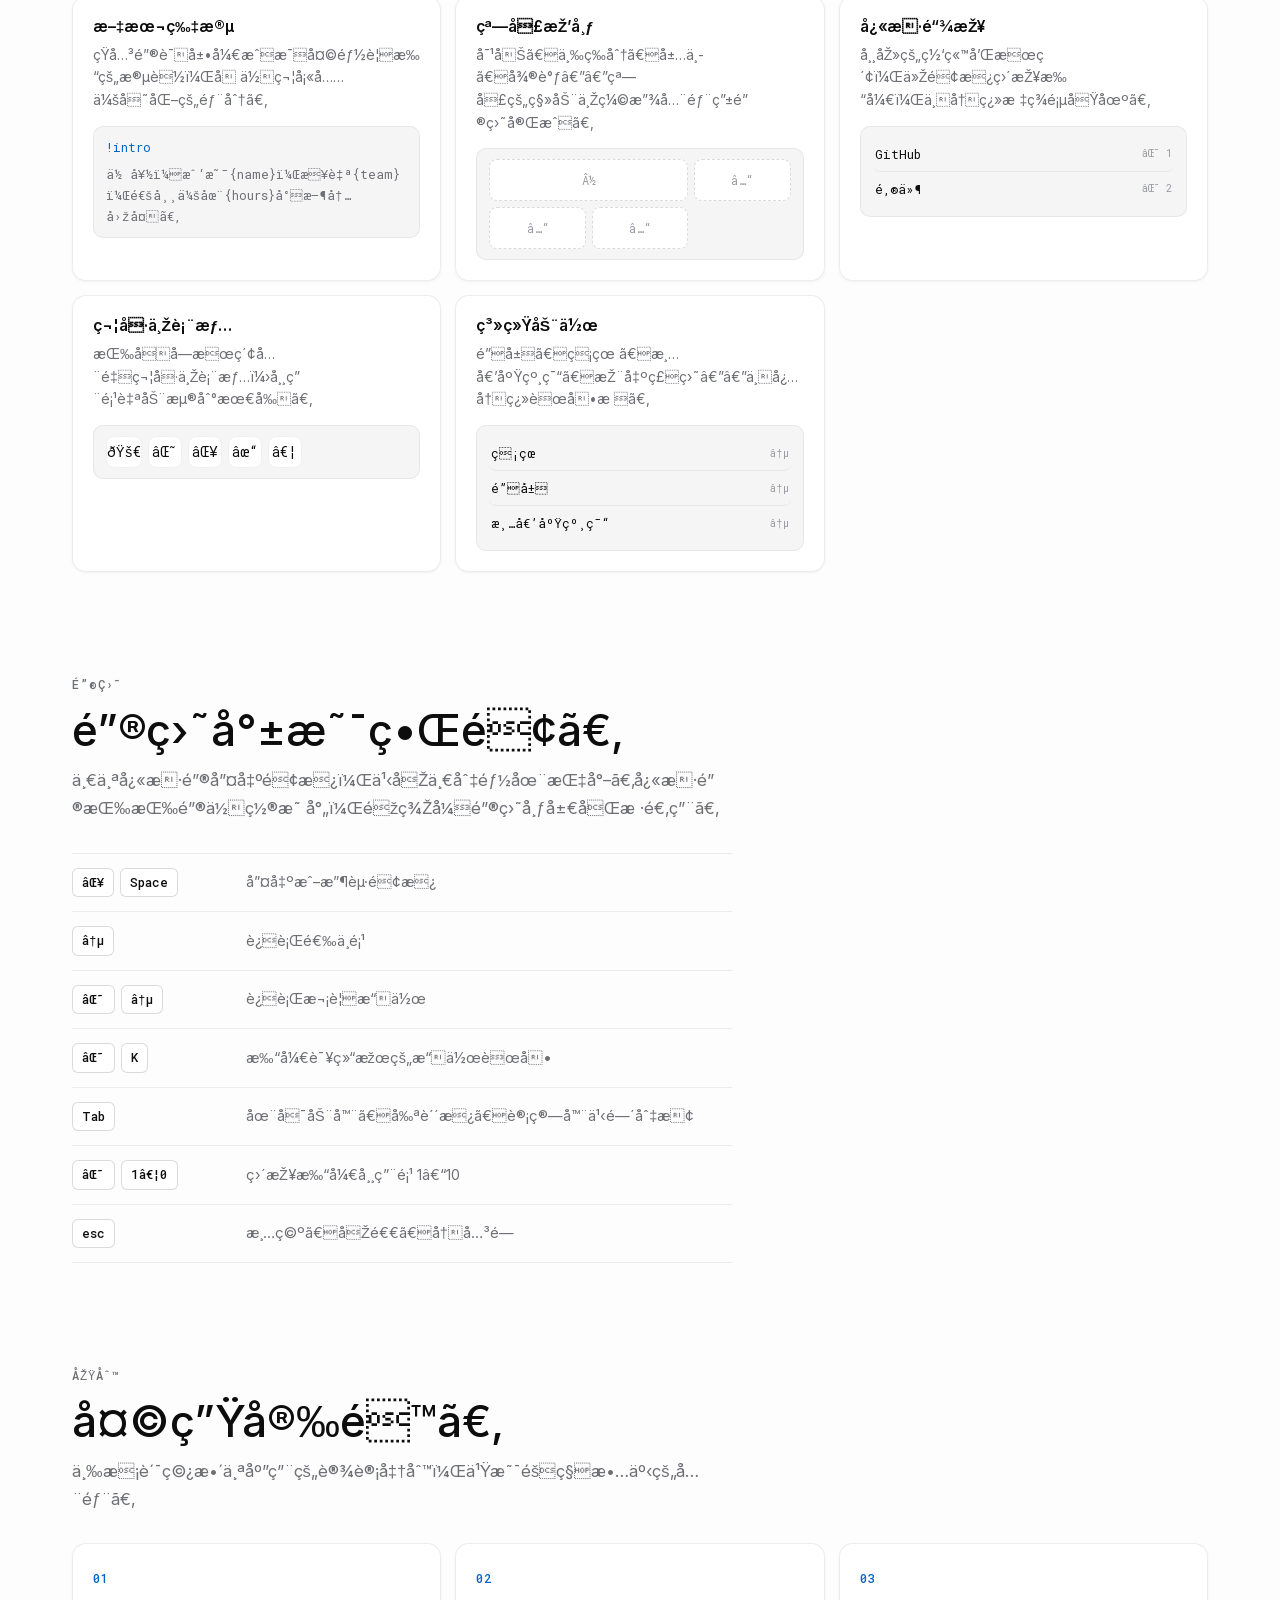
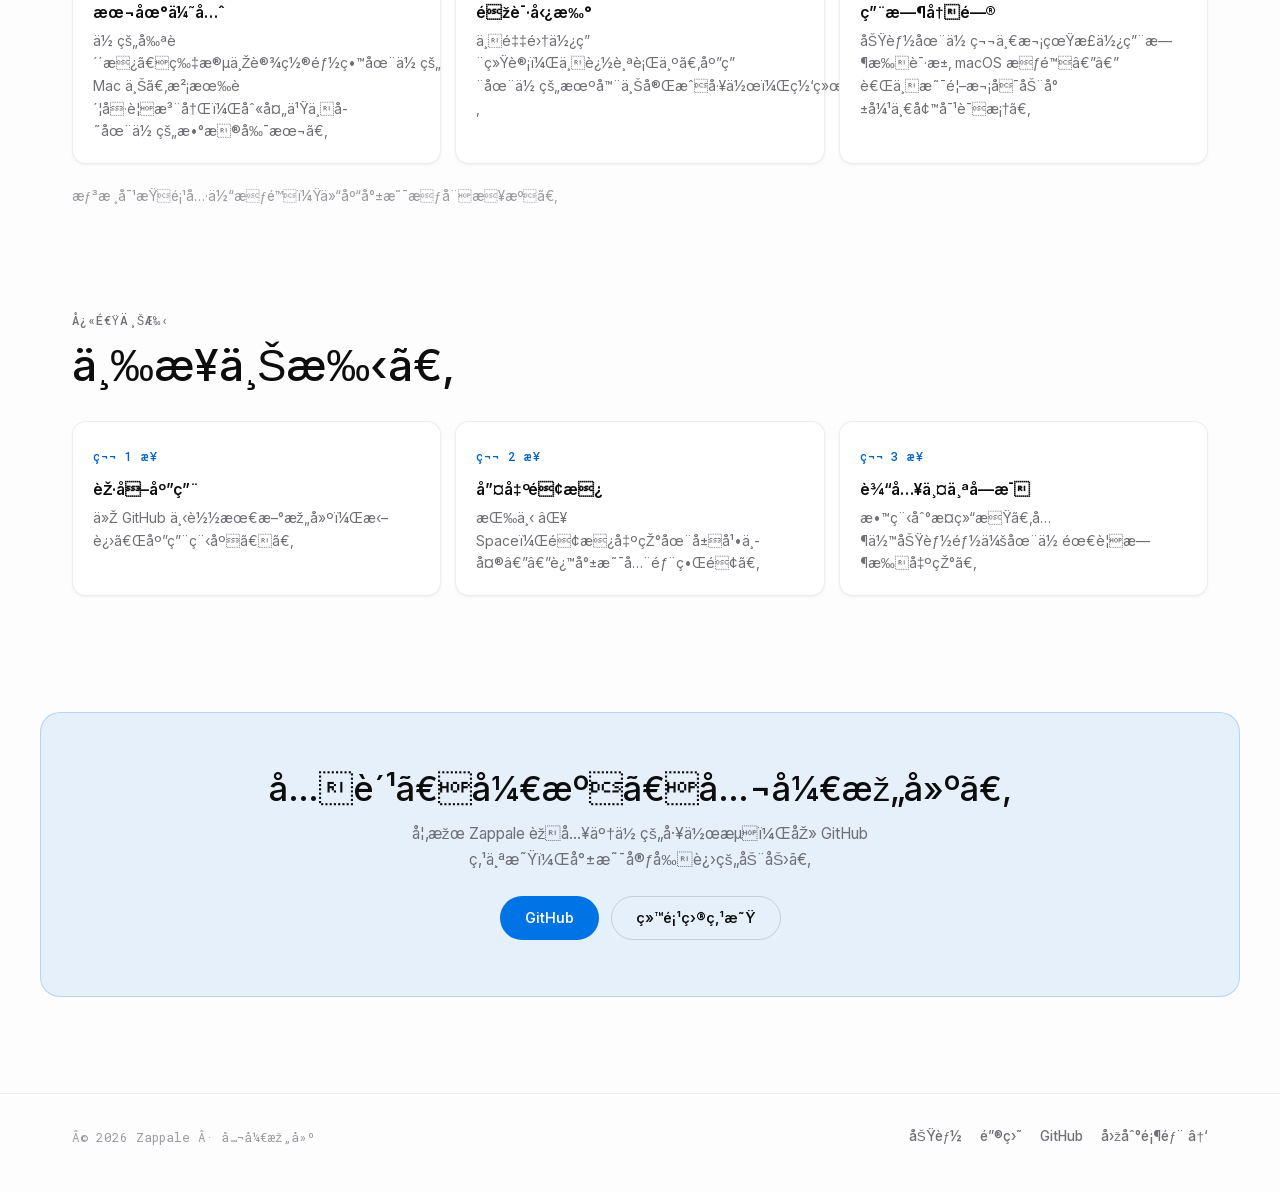
<file: zh/index.html>
<!DOCTYPE html>
<html lang="zh-CN" data-mode="sys" data-theme="light">
<head>
  <meta charset="utf-8 />
  <meta name="viewport" content="width=device-width, initial-scale=1, viewport-fit=cover" />
  <title>Zappale — macOS 键盘优先的启动器</title>
  <meta name="description" content="Zappale 是一款键盘优先的 macOS 启动器：启动应用、就地计算、回溯剪贴板、展开文本片段、排布窗口——原生开发，开源，无需账号。" />
  <meta name="application-name" content="Zappale" />
  <meta name="robots" content="index, follow" />
  <meta name="theme-color" content="#fdfdfd" media="(prefers-color-scheme: light)" />
  <meta name="theme-color" content="#121212" media="(prefers-color-scheme: dark)" />
  <link rel="canonical" href="https://zappale.com/zh/" />
  <link rel="alternate" hreflang="en" href="https://zappale.com/" />
  <link rel="alternate" hreflang="zh" href="https://zappale.com/zh/" />
  <link rel="alternate" hreflang="ja" href="https://zappale.com/ja/" />
  <link rel="alternate" hreflang="x-default" href="https://zappale.com/" />
  <meta property="og:title" content="Zappale — macOS 键盘优先的启动器" />
  <meta property="og:description" content="一个小巧的指令面板：应用、计算、剪贴板、片段与窗口，几次按键直达。原生、开源、无需账号。" />
  <meta property="og:url" content="https://zappale.com/zh/" />
  <meta property="og:image" content="https://zappale.com/assets/og.jpg" />
  <meta property="og:locale" content="zh_CN" />
  <meta property="og:site_name" content="Zappale" />
  <meta property="og:type" content="website" />
  <meta name="twitter:card" content="summary_large_image" />
  <link rel="icon" href="data:image/svg+xml,%3Csvg xmlns='http://www.w3.org/2000/svg' viewBox='0 0 64 64'%3E%3Crect width='64' height='64' rx='14' fill='%230073E5'/%3E%3Ctext x='32' y='44' text-anchor='middle' font-family='Arial,Helvetica,sans-serif' font-weight='700' font-size='34' fill='%23fff'%3EZ%3C/text%3E%3C/svg%3E" />
  <link rel="preload" href="../assets/fonts/inter-normal.woff2" as="font" type="font/woff2" crossorigin />
  <link rel="preload" href="../assets/fonts/roboto-mono-normal.woff2" as="font" type="font/woff2" crossorigin />
  <link rel="stylesheet" href="../styles.css" />
  <script>(function () {
      var mode = null;
      try { mode = localStorage.getItem("zappale-mode"); } catch (e) {}
      if (mode !== "light" && mode !== "dark") mode = "sys";
      var dark = mode === "dark" || (mode === "sys" && window.matchMedia("(prefers-color-scheme: dark)").matches);
      var root = document.documentElement;
      root.dataset.mode = mode;
      root.dataset.theme = dark ? "dark" : "light";
    })();</script>
</head>
<body>
  <a class="skip" href="#main">跳到正文</a>

  <header class="masthead">
    <div class="container masthead-inner">
      <a class="brand" href="#top" aria-label="Zappale">
        <span class="brand-mark" aria-hidden="true">Z</span>
        <span class="brand-name">Zappale</span>
      </a>
      <nav class="site-nav" aria-label="Primary"><a href="#features">功能</a><a href="#keyboard">键盘</a><a href="#principles">原则</a><a href="#start">快速上手</a></nav>
      <div class="masthead-actions">
        <nav class="lang-nav" aria-label="Language"><a href="../index.html" lang="en">EN</a><a href="index.html" lang="zh" aria-current="true">中</a><a href="../ja/index.html" lang="ja">日</a></nav>
        <button class="theme-btn" id="themeBtn" type="button" title="主题：跟随系统" aria-label="主题：跟随系统" data-l-sys="主题：跟随系统" data-l-light="主题：浅色" data-l-dark="主题：深色">
          <svg class="i-auto" viewBox="0 0 24 24" width="15" height="15" aria-hidden="true"><circle cx="12" cy="12" r="9" fill="none" stroke="currentColor" stroke-width="1.8"/><path d="M12 3a9 9 0 0 1 0 18Z" fill="currentColor"/></svg>
          <svg class="i-light" viewBox="0 0 24 24" width="15" height="15" aria-hidden="true"><circle cx="12" cy="12" r="4.2" fill="none" stroke="currentColor" stroke-width="1.8"/><path stroke="currentColor" stroke-width="1.8" stroke-linecap="round" d="M12 2.5v2.2M12 19.3v2.2M2.5 12h2.2M19.3 12h2.2M5.2 5.2l1.6 1.6M17.2 17.2l1.6 1.6M18.8 5.2l-1.6 1.6M6.8 17.2l-1.6 1.6"/></svg>
          <svg class="i-dark" viewBox="0 0 24 24" width="15" height="15" aria-hidden="true"><path fill="none" stroke="currentColor" stroke-width="1.8" stroke-linejoin="round" d="M20.5 13.5A8.5 8.5 0 1 1 10.5 3.5a6.8 6.8 0 0 0 10 10Z"/></svg>
        </button>
        <a class="gh-chip" href="https://github.com/zappale" target="_blank" rel="noopener">GitHub</a>
        <a class="btn btn-primary btn-small" href="https://github.com/zappale" target="_blank" rel="noopener">下载 Zappale</a>
      </div>
      <button class="menu-btn" type="button" aria-expanded="false" aria-controls="mobileNav">
        <span class="menu-btn-box" aria-hidden="true"><span></span><span></span><span></span></span>菜单
      </button>
    </div>
    <nav class="mobile-nav" id="mobileNav" hidden aria-label="Mobile">
      <div class="container">
        <a href="#features">功能</a>
        <a href="#keyboard">键盘</a>
        <a href="#principles">原则</a>
        <a href="#start">快速上手</a>
        <div class="mobile-row">
          <nav class="lang-nav" aria-label="Language"><a href="../index.html" lang="en">EN</a><a href="index.html" lang="zh" aria-current="true">中</a><a href="../ja/index.html" lang="ja">日</a></nav>
        </div>
        <a href="https://github.com/zappale" target="_blank" rel="noopener">GitHub ↗</a>
        <a class="btn btn-primary" href="https://github.com/zappale" target="_blank" rel="noopener">下载 Zappale</a>
      </div>
    </nav>
  </header>

  <main id="main">
  <section class="hero" id="top">
    <div class="container">
      <p class="kicker reveal">Zappale · macOS 启动器</p>
      <h1 class="display reveal">在你的 Mac 上，走最短的路径。</h1>
      <p class="sub reveal">一个小巧的指令面板：启动应用、就地计算、回溯剪贴板、展开文本片段、排布窗口——几次按键直达。原生开发，开源，无需账号。</p>
      <div class="cta-row reveal">
        <a class="btn btn-primary" href="https://github.com/zappale" target="_blank" rel="noopener">下载 Zappale</a>
        <a class="btn btn-ghost" href="#features">看看功能</a>
      </div>
      <ul class="stats reveal"><li>原生 AppKit</li><li>开源</li><li>无需账号</li></ul>
      <div class="palette-demo reveal" role="img" aria-label="Zappale launcher palette">
        <div class="pd-search"><span class="pd-q">gho</span><span class="caret"></span><span class="pd-kbd">⌥ Space</span></div>
        <ul class="pd-list">
          <li class="is-active"><span class="row-dot"></span><span class="row-title">Ghostty</span><span class="row-sub">Application</span><span class="row-kbd">↵</span></li>
          <li><span class="row-dot"></span><span class="row-title">GitHub</span><span class="row-sub">Quicklink</span><span class="row-kbd">⌘ 1</span></li>
          <li><span class="row-dot"></span><span class="row-title">gh pr checkout</span><span class="row-sub">Command</span><span class="row-kbd">⌘ K</span></li>
        </ul>
        <div class="pd-foot"><span>↵ Open</span><span>⌘ K Actions</span><span>Tab Switch</span></div>
      </div>
    </div>
  </section>

  <section class="section" id="features">
    <div class="container">
      <p class="sec-kicker reveal">功能</p>
      <h2 class="sec-title reveal">小面板，大能耐。</h2>
      <p class="sec-sub reveal">以下能力全部内置；不用的时候，绝不碍事。</p>
      <div class="filters reveal" role="group" aria-label="Filters"><button class="chip is-active" type="button" data-filter="all">全部</button><button class="chip" type="button" data-filter="launcher">启动</button><button class="chip" type="button" data-filter="clipboard">剪贴板</button><button class="chip" type="button" data-filter="text">文本</button><button class="chip" type="button" data-filter="system">系统</button></div>
      <div class="grid f-grid"><article class="card f-card reveal" data-cat="launcher"><h3>应用启动</h3><p>输入两个字母，打开任意已安装应用。常用项常驻；退出应用也只需一次按键。</p><div class="demo demo-launch"><div class="demo-query"><span class="q">gho</span><span class="caret"></span><span class="q-kbd">⌥ Space</span></div><ul><li class="demo-row is-active"><span class="row-dot"></span><span>gho</span><span class="row-kbd">↵</span></li><li class="demo-row"><span class="row-dot"></span><span>GitHub · 快捷链接</span><span class="row-kbd">⌘ 1</span></li><li class="demo-row"><span class="row-dot"></span><span>gh pr checkout · 命令</span><span class="row-kbd">⌘ K</span></li></ul></div></article><article class="card f-card reveal" data-cat="text"><h3>算式与换算</h3><p>加减乘除、百分比、单位与日期，在输入框里就地出结果，不用再开第二个应用。</p><div class="demo demo-calc"><span class="demo-expr">1250 × 24 + 8%</span><strong>32,400.00</strong></div></article><article class="card f-card reveal" data-cat="clipboard"><h3>剪贴板回溯</h3><p>复制过的文本、链接、图片与颜色都留在本机，可搜索、随时再粘贴。</p><ul class="demo demo-clip"><li class="demo-row is-active"><span class="row-kind">TXT</span><span class="row-text">部署清单 — 终版</span><span class="row-val"></span></li><li class="demo-row"><span class="row-kind">URL</span><span class="row-text">github.com/zappale</span><span class="row-val"></span></li><li class="demo-row"><span class="row-kind">CLR</span><span class="row-text"></span><span class="swatch"></span><span class="row-val">#0073E5</span></li></ul></article><article class="card f-card reveal" data-cat="text"><h3>文本片段</h3><p>短关键词展开成每天都要打的段落，占位符填充会变化的部分。</p><div class="demo demo-snip"><span class="demo-kw">!intro</span><p>你好！我是{name}，来自{team}，通常会在{hours}小时内回复。</p></div></article><article class="card f-card reveal" data-cat="system"><h3>窗口排布</h3><p>对半、三等分、居中、微调——窗口的移动与缩放全部由键盘完成。</p><div class="demo demo-win"><span class="win-box win-a">½</span><span class="win-box win-b">⅓</span><span class="win-box win-b">⅓</span><span class="win-box win-b">⅓</span></div></article><article class="card f-card reveal" data-cat="launcher"><h3>快捷链接</h3><p>常去的网站和搜索，从面板直接打开，不再翻标签页坟场。</p><ul class="demo demo-plain"><li class="demo-row"><span>GitHub</span><span class="row-kbd">⌘ 1</span></li><li class="demo-row"><span>邮件</span><span class="row-kbd">⌘ 2</span></li></ul></article><article class="card f-card reveal" data-cat="launcher"><h3>符号与表情</h3><p>按名字搜索全量符号与表情；常用项自动浮到最前。</p><div class="demo demo-emoji"><span>🚀</span><span>⌘</span><span>⌥</span><span>✓</span><span>…</span></div></article><article class="card f-card reveal" data-cat="system"><h3>系统动作</h3><p>锁屏、睡眠、清倒废纸篓、推出磁盘——不必再翻菜单栏。</p><ul class="demo demo-plain"><li class="demo-row"><span>睡眠</span><span class="row-kbd">↵</span></li><li class="demo-row"><span>锁屏</span><span class="row-kbd">↵</span></li><li class="demo-row"><span>清倒废纸篓</span><span class="row-kbd">↵</span></li></ul></article></div>
    </div>
  </section>

  <section class="section" id="keyboard">
    <div class="container">
      <p class="sec-kicker reveal">键盘</p>
      <h2 class="sec-title reveal">键盘就是界面。</h2>
      <p class="sec-sub reveal">一个快捷键唤出面板，之后一切都在指尖。快捷键按按键位置映射，非美式键盘布局同样适用。</p>
      <div class="keys reveal"><div class="key-row"><span class="keycaps"><kbd>⌥</kbd><kbd>Space</kbd></span><span class="key-desc">唤出或收起面板</span></div><div class="key-row"><span class="keycaps"><kbd>↵</kbd></span><span class="key-desc">运行选中项</span></div><div class="key-row"><span class="keycaps"><kbd>⌘</kbd><kbd>↵</kbd></span><span class="key-desc">运行次要操作</span></div><div class="key-row"><span class="keycaps"><kbd>⌘</kbd><kbd>K</kbd></span><span class="key-desc">打开该结果的操作菜单</span></div><div class="key-row"><span class="keycaps"><kbd>Tab</kbd></span><span class="key-desc">在启动器、剪贴板、计算器之间切换</span></div><div class="key-row"><span class="keycaps"><kbd>⌘</kbd><kbd>1…0</kbd></span><span class="key-desc">直接打开常用项 1–10</span></div><div class="key-row"><span class="keycaps"><kbd>esc</kbd></span><span class="key-desc">清空、后退、再关闭</span></div></div>
    </div>
  </section>

  <section class="section" id="principles">
    <div class="container">
      <p class="sec-kicker reveal">原则</p>
      <h2 class="sec-title reveal">天生安静。</h2>
      <p class="sec-sub reveal">三条贯穿整个应用的设计准则，也是隐私故事的全部。</p>
      <div class="grid p-grid"><article class="card p-card reveal"><span class="p-no">01</span><h3>本地优先</h3><p>你的剪贴板、片段与设置都留在你的 Mac 上。没有账号要注册，别处也不存在你的数据副本。</p></article><article class="card p-card reveal"><span class="p-no">02</span><h3>非请勿扰</h3><p>不采集使用统计，不追踪行为。应用在你的机器上完成工作，网络不在回路里。</p></article><article class="card p-card reveal"><span class="p-no">03</span><h3>用时再问</h3><p>功能在你第一次真正使用时才请求 macOS 权限——而不是首次启动就弹一墙对话框。</p></article></div>
      <p class="fineprint reveal">想核对某项具体权限？仓库就是权威来源。</p>
    </div>
  </section>

  <section class="section" id="start">
    <div class="container">
      <p class="sec-kicker reveal">快速上手</p>
      <h2 class="sec-title reveal">三步上手。</h2>
      <div class="grid s-grid"><article class="card s-card reveal"><span class="s-no">第 1 步</span><h3>获取应用</h3><p>从 GitHub 下载最新构建，拖进「应用程序」。</p></article><article class="card s-card reveal"><span class="s-no">第 2 步</span><h3>唤出面板</h3><p>按下 ⌥ Space，面板出现在屏幕中央——这就是全部界面。</p></article><article class="card s-card reveal"><span class="s-no">第 3 步</span><h3>输入两个字母</h3><p>教程到此结束。其余功能都会在你需要时才出现。</p></article></div>
      <!-- TODO(zappale): when a Homebrew tap ships, add the install command block here. -->
    </div>
  </section>

  <section class="cta-band">
    <div class="container reveal">
      <h2>免费、开源、公开构建。</h2>
      <p>如果 Zappale 融入了你的工作流，去 GitHub 点个星，就是它前进的动力。</p>
      <div class="cta-row">
        <a class="btn btn-primary" href="https://github.com/zappale" target="_blank" rel="noopener">GitHub</a>
        <a class="btn btn-ghost" href="https://github.com/zappale" target="_blank" rel="noopener">给项目点星</a>
      </div>
    </div>
  </section>
  </main>

  <footer class="footer">
    <div class="container footer-inner">
      <p>© 2026 Zappale · 公开构建</p>
      <nav class="footer-links" aria-label="Footer"><a href="#features">功能</a><a href="#keyboard">键盘</a><a href="https://github.com/zappale" target="_blank" rel="noopener">GitHub</a><a href="#top">回到顶部 ↑</a></nav>
    </div>
  </footer>

  <script src="../script.js"></script>
</body>
</html>
</file>
<file: styles.css>
/* ============================================================
   Zappale — transitions.dev-inspired design language
   Light/dark dev-tool aesthetic: near-white canvas, white cards
   with hairline borders, blue accent, Inter + Roboto Mono.
   Self-hosted fonts, mobile-hardened (longhand font props,
   scroll margins, safe areas, 44px touch targets).
   ============================================================ */

@font-face {
  font-family: "Inter";
  src: url("assets/fonts/inter-normal.woff2") format("woff2");
  font-weight: 400 700;
  font-style: normal;
  font-display: swap;
}
@font-face {
  font-family: "Roboto Mono";
  src: url("assets/fonts/roboto-mono-normal.woff2") format("woff2");
  font-weight: 400 500;
  font-style: normal;
  font-display: swap;
}

:root {
  --bg: #fdfdfd;
  --header-bg: rgba(253, 253, 253, 0.86);
  --text: #0d0d0d;
  --muted: #6f7076;
  --faint: #9a9ba1;
  --card: #ffffff;
  --border: rgba(0, 0, 0, 0.07);
  --border-strong: rgba(0, 0, 0, 0.14);
  --accent: #0073e5;
  --accent-ink: #0064c8;
  --accent-wash: rgba(0, 115, 229, 0.09);
  --accent-border: rgba(0, 115, 229, 0.22);
  --well: #f5f5f6;
  --well-border: rgba(0, 0, 0, 0.06);
  --shadow: 0 1px 3px rgba(0, 0, 0, 0.05);
  --shadow-hover: 0 6px 20px rgba(0, 0, 0, 0.09);
  --sans: "Inter", -apple-system, "SF Pro Text", "PingFang SC", "Hiragino Sans", "Microsoft YaHei", "Hiragino Kaku Gothic ProN", sans-serif;
  --mono: "Roboto Mono", ui-monospace, "SF Mono", Menlo, Consolas, monospace;
  --wrap: 1200px;
  --pad: clamp(20px, 4vw, 32px);
  --header-h: 64px;
  --radius: 14px;
}

[data-theme="dark"] {
  --bg: #121212;
  --header-bg: rgba(18, 18, 18, 0.86);
  --text: #e3e3e3;
  --muted: #9b9ca1;
  --faint: #6f7076;
  --card: #181818;
  --border: rgba(255, 255, 255, 0.08);
  --border-strong: rgba(255, 255, 255, 0.16);
  --accent: #55cfff;
  --accent-ink: #74d8ff;
  --accent-wash: rgba(85, 207, 255, 0.12);
  --accent-border: rgba(85, 207, 255, 0.28);
  --well: #1d1d1f;
  --well-border: rgba(255, 255, 255, 0.07);
  --shadow: 0 1px 3px rgba(0, 0, 0, 0.4);
  --shadow-hover: 0 6px 20px rgba(0, 0, 0, 0.5);
}

/* ---------- base ---------- */

*, *::before, *::after { box-sizing: border-box; }

html { scroll-behavior: smooth; }

body {
  margin: 0;
  background: var(--bg);
  color: var(--text);
  font-family: var(--sans);
  font-size: 16px;
  line-height: 1.65;
  -webkit-font-smoothing: antialiased;
  -webkit-text-size-adjust: 100%;
  text-size-adjust: 100%;
  text-rendering: optimizeLegibility;
  -webkit-tap-highlight-color: rgba(0, 0, 0, 0);
  transition: background-color 0.25s ease, color 0.25s ease;
}

a, button, kbd, .btn, .menu-btn, .chip { touch-action: manipulation; }

.container {
  max-width: var(--wrap);
  margin-inline: auto;
  padding-inline: var(--pad);
  padding-left: max(var(--pad), env(safe-area-inset-left));
  padding-right: max(var(--pad), env(safe-area-inset-right));
}

a { color: inherit; text-decoration: none; }
h1, h2, h3, p, ul, ol, figure { margin: 0; }
ul, ol { padding: 0; list-style: none; }
kbd { font-family: var(--mono); }
img, svg { display: block; }

section { scroll-margin-top: calc(var(--header-h) + 16px); }

.skip {
  position: absolute; left: -9999px; top: 0; z-index: 99;
  background: var(--text); color: var(--bg);
  padding: 10px 16px; border-radius: 0 0 8px 0;
}
.skip:focus { left: 0; }

::selection { background: var(--accent-wash); }
:focus-visible { outline: 2px solid var(--accent); outline-offset: 2px; }

html[lang^="zh"] .display,
html[lang^="ja"] .display,
html[lang^="zh"] .sec-title,
html[lang^="ja"] .sec-title { letter-spacing: 0; }

/* ---------- reveal ---------- */

.reveal { opacity: 0; transform: translateY(10px); transition: opacity 0.55s ease, transform 0.55s cubic-bezier(0.2, 0.7, 0.2, 1); }
.reveal.in { opacity: 1; transform: none; }
@media (prefers-reduced-motion: reduce) {
  html { scroll-behavior: auto; }
  .reveal { opacity: 1; transform: none; transition: none; }
  body, .card, .btn { transition: none; }
}

/* ---------- masthead ---------- */

.masthead {
  position: sticky; top: 0; z-index: 40;
  background: var(--header-bg);
  -webkit-backdrop-filter: blur(12px); backdrop-filter: blur(12px);
  border-bottom: 1px solid var(--border);
}
.masthead-inner { display: flex; align-items: center; gap: 22px; min-height: var(--header-h); }

.brand { display: inline-flex; align-items: center; gap: 10px; min-height: 44px; }
.brand-mark {
  display: grid; place-items: center; width: 26px; height: 26px; flex: none;
  background: var(--accent); color: #fff;
  border-radius: 7px;
  font-family: var(--sans); font-weight: 700; font-size: 15px; line-height: 1;
}
.brand-name { font-family: var(--sans); font-weight: 650; font-size: 16px; line-height: 1; letter-spacing: -0.01em; }

.site-nav { margin-left: auto; display: flex; gap: 22px; }
.site-nav a {
  font-family: var(--sans); font-weight: 500; font-size: 14px; line-height: 1;
  color: var(--muted); padding: 12px 0; transition: color 0.15s;
}
.site-nav a:hover { color: var(--text); }

.masthead-actions { display: flex; align-items: center; gap: 10px; }

.lang-nav { display: flex; align-items: center; gap: 2px; }
.lang-nav a {
  font-family: var(--sans); font-weight: 500; font-size: 12.5px; line-height: 1;
  color: var(--muted); padding: 6px 9px; border-radius: 999px;
}
.lang-nav a:hover { color: var(--text); }
.lang-nav a[aria-current="true"] { color: var(--text); background: var(--well); box-shadow: inset 0 0 0 1px var(--border); }

.theme-btn {
  display: grid; place-items: center; width: 34px; height: 34px;
  background: var(--card); border: 1px solid var(--border-strong);
  border-radius: 999px; color: var(--muted); cursor: pointer;
  transition: color 0.15s, border-color 0.15s;
}
.theme-btn:hover { color: var(--text); }
.theme-btn svg { display: none; }
html[data-mode="sys"] .theme-btn .i-auto { display: block; }
html[data-mode="light"] .theme-btn .i-light { display: block; }
html[data-mode="dark"] .theme-btn .i-dark { display: block; }

.gh-chip {
  font-family: var(--sans); font-weight: 500; font-size: 13px; line-height: 1;
  color: var(--muted); border: 1px solid var(--border-strong);
  border-radius: 999px; padding: 8px 14px; transition: color 0.15s, border-color 0.15s;
}
.gh-chip:hover { color: var(--text); border-color: var(--text); }

.menu-btn {
  display: none; margin-left: auto;
  align-items: center; gap: 10px; min-height: 44px; padding: 8px 0;
  background: none; border: 0; cursor: pointer;
  font-family: var(--sans); font-weight: 600; font-size: 13px; line-height: 1;
  letter-spacing: 0.1em; text-transform: uppercase; color: var(--text);
}
.menu-btn-box { display: grid; gap: 4px; width: 20px; }
.menu-btn-box span { height: 2px; background: var(--text); border-radius: 1px; transition: transform 0.2s, opacity 0.2s; }
.menu-btn[aria-expanded="true"] .menu-btn-box span:first-child { transform: translateY(6px) rotate(45deg); }
.menu-btn[aria-expanded="true"] .menu-btn-box span:nth-child(2) { opacity: 0; }
.menu-btn[aria-expanded="true"] .menu-btn-box span:last-child { transform: translateY(-6px) rotate(-45deg); }

.mobile-nav { border-top: 1px solid var(--border); }
.mobile-nav .container { display: grid; gap: 2px; padding-block: 10px 18px; }
.mobile-nav a:not(.btn) {
  display: flex; align-items: center;
  font-family: var(--sans); font-weight: 500; font-size: 16px; line-height: 1.2;
  color: var(--text); padding: 12px 0; min-height: 44px;
}
.mobile-row { display: flex; align-items: center; padding: 8px 0; }
.mobile-row .lang-nav a { padding: 9px 12px; font-size: 13px; }
.mobile-nav .btn { margin-top: 12px; justify-content: center; }

/* ---------- buttons & chips ---------- */

.btn {
  display: inline-flex; align-items: center; justify-content: center; gap: 8px;
  min-height: 44px; padding: 11px 24px;
  font-family: var(--sans); font-weight: 550; font-size: 14.5px; line-height: 1; letter-spacing: 0;
  border-radius: 999px; border: 1px solid transparent;
  cursor: pointer;
  transition: background 0.15s, border-color 0.15s, color 0.15s, transform 0.12s;
}
.btn:active { transform: translateY(1px) scale(0.99); }
.btn-small { min-height: 36px; padding: 8px 16px; font-size: 13px; }
.btn-primary { background: var(--accent); color: #fff; }
.btn-primary:hover { background: var(--accent-ink); }
[data-theme="dark"] .btn-primary { color: #0a1a24; }
[data-theme="dark"] .btn-primary:hover { background: #8ce0ff; }
.btn-ghost { border-color: var(--border-strong); color: var(--text); background: transparent; }
.btn-ghost:hover { background: var(--well); }

.chip {
  font-family: var(--sans); font-weight: 500; font-size: 13px; line-height: 1;
  color: var(--muted); background: var(--card);
  border: 1px solid var(--border-strong); border-radius: 999px;
  padding: 8px 15px; min-height: 36px; cursor: pointer;
  transition: color 0.15s, border-color 0.15s, background 0.15s;
}
.chip:hover { color: var(--text); border-color: var(--text); }
.chip.is-active { background: var(--text); color: var(--bg); border-color: var(--text); }

/* ---------- hero ---------- */

.hero { padding: clamp(56px, 9vw, 96px) 0 0; text-align: center; }

.kicker {
  font-family: var(--mono); font-weight: 500; font-size: 12.5px; line-height: 1.4;
  letter-spacing: 0.1em; text-transform: uppercase; color: var(--muted);
}
html[lang^="zh"] .kicker, html[lang^="ja"] .kicker { letter-spacing: 0.06em; }

.display {
  margin: 18px auto 0; max-width: 14em;
  font-family: var(--sans); font-weight: 500;
  font-size: clamp(33px, 6vw, 54px); line-height: 1.12;
  letter-spacing: -0.022em;
  text-wrap: balance;
}

.sub {
  margin: 18px auto 0; max-width: 40em;
  font-size: clamp(15.5px, 2vw, 17.5px); line-height: 1.68; color: var(--muted);
}

.cta-row { margin-top: 28px; display: flex; justify-content: center; gap: 12px; flex-wrap: wrap; }

.stats { margin-top: 24px; display: flex; justify-content: center; gap: 8px; flex-wrap: wrap; }
.stats li {
  font-family: var(--mono); font-weight: 400; font-size: 12px; line-height: 1;
  color: var(--muted); border: 1px solid var(--border); border-radius: 999px;
  padding: 6px 12px;
}

/* ---------- palette demo ---------- */

.palette-demo {
  margin: clamp(36px, 6vw, 56px) auto 0; max-width: 600px; text-align: left;
  background: var(--card); border: 1px solid var(--border);
  border-radius: 16px; box-shadow: var(--shadow-hover); overflow: hidden;
}
.pd-search {
  display: flex; align-items: center; gap: 10px;
  padding: 14px 16px; border-bottom: 1px solid var(--well-border);
}
.pd-q { font-family: var(--mono); font-weight: 400; font-size: 14px; line-height: 1; color: var(--text); }
.caret {
  display: inline-block; width: 7px; height: 15px;
  background: var(--accent); animation: blink 1.1s steps(1) infinite;
}
@keyframes blink { 50% { opacity: 0; } }
.pd-kbd, .row-kbd {
  margin-left: auto; font-family: var(--mono); font-weight: 400; font-size: 11.5px; line-height: 1;
  color: var(--accent-ink); background: var(--accent-wash);
  border-radius: 6px; padding: 4px 8px;
}
.pd-list li {
  display: flex; align-items: center; gap: 10px;
  padding: 12px 14px; font-size: 14px;
}
.row-dot { width: 6px; height: 6px; border-radius: 2px; background: var(--faint); flex: none; }
.row-title { font-family: var(--sans); font-weight: 500; }
.row-sub { font-family: var(--mono); font-weight: 400; font-size: 12px; line-height: 1; color: var(--faint); }
.pd-list .row-kbd { color: var(--faint); background: transparent; padding: 0 2px; }
.pd-list .is-active { background: var(--accent-wash); box-shadow: inset 2px 0 0 var(--accent); }
.pd-list .is-active .row-dot { background: var(--accent); }
.pd-list .is-active .row-kbd { color: var(--accent-ink); }
.pd-foot {
  display: flex; gap: 18px; padding: 11px 16px;
  border-top: 1px solid var(--well-border);
  font-family: var(--mono); font-weight: 400; font-size: 11.5px; line-height: 1;
  color: var(--faint);
}

/* ---------- sections ---------- */

.section { padding-top: clamp(64px, 9vw, 104px); }

.sec-kicker {
  font-family: var(--mono); font-weight: 500; font-size: 12px; line-height: 1.4;
  letter-spacing: 0.14em; text-transform: uppercase; color: var(--muted);
}
html[lang^="zh"] .sec-kicker, html[lang^="ja"] .sec-kicker { letter-spacing: 0.08em; }
.sec-title {
  margin-top: 12px; max-width: 16em;
  font-family: var(--sans); font-weight: 500;
  font-size: clamp(27px, 4.2vw, 44px); line-height: 1.14;
  letter-spacing: -0.018em;
  text-wrap: balance;
}
.sec-sub { margin-top: 12px; max-width: 40em; font-size: clamp(15px, 2vw, 16.5px); line-height: 1.68; color: var(--muted); }

/* ---------- filters & feature grid ---------- */

.filters { margin-top: 26px; display: flex; flex-wrap: wrap; gap: 8px; }

.grid { margin-top: 30px; display: grid; gap: 14px; }
.f-grid { grid-template-columns: repeat(auto-fill, minmax(min(100%, 300px), 1fr)); }
.p-grid, .s-grid { grid-template-columns: repeat(auto-fit, minmax(min(100%, 280px), 1fr)); }

.card {
  background: var(--card); border: 1px solid var(--border);
  border-radius: var(--radius); box-shadow: var(--shadow);
  padding: 20px;
  transition: border-color 0.18s, transform 0.18s, box-shadow 0.18s, background-color 0.25s, opacity 0.4s;
}
.card:hover { border-color: var(--border-strong); transform: translateY(-2px); box-shadow: var(--shadow-hover); }
.f-card[hidden] { display: none; }
.card h3 { font-family: var(--sans); font-weight: 600; font-size: 15.5px; line-height: 1.35; letter-spacing: -0.005em; }
.card p { margin-top: 6px; font-size: 14px; line-height: 1.62; color: var(--muted); }

/* mini demos */
.demo {
  margin-top: 14px; padding: 10px 12px;
  background: var(--well); border: 1px solid var(--well-border);
  border-radius: 10px;
  font-family: var(--mono); font-weight: 400; font-size: 12.5px; line-height: 1.6;
  color: var(--muted);
}
.demo-query { display: flex; align-items: center; gap: 8px; }
.demo-query .q { color: var(--text); font-size: 13px; }
.demo-query .caret { width: 6px; height: 13px; }
.demo-query .q-kbd { margin-left: auto; font-size: 10.5px; color: var(--accent-ink); background: var(--accent-wash); border-radius: 5px; padding: 3px 7px; }
.demo ul { margin-top: 8px; display: grid; gap: 3px; }
.demo-row {
  display: flex; align-items: center; gap: 8px;
  padding: 6px 8px; border-radius: 7px; overflow: hidden;
}
.demo-row .row-dot { width: 5px; height: 5px; }
.demo-row.is-active { background: var(--accent-wash); color: var(--text); }
.demo-row.is-active .row-dot { background: var(--accent); }
.demo-row .row-kbd { color: var(--faint); background: transparent; padding: 0; font-size: 10.5px; }
.demo-row.is-active .row-kbd { color: var(--accent-ink); }
.row-kind {
  font-size: 10px; font-weight: 500; letter-spacing: 0.05em;
  color: var(--accent-ink); background: var(--accent-wash);
  border-radius: 5px; padding: 2px 6px; flex: none;
}
.demo-row .row-text { flex: 1; min-width: 0; white-space: nowrap; overflow: hidden; text-overflow: ellipsis; }
.swatch { width: 12px; height: 12px; border-radius: 4px; background: #0073e5; border: 1px solid var(--border-strong); flex: none; }
.demo-row.is-active .swatch { background: #0073e5; }
.demo-calc { display: grid; gap: 5px; }
.demo-calc .demo-expr { font-size: 12px; }
.demo-calc strong { font-family: var(--mono); font-weight: 500; font-size: 21px; line-height: 1.2; color: var(--text); letter-spacing: -0.01em; }
.demo-snip .demo-kw { color: var(--accent-ink); font-size: 12.5px; }
.demo-snip p { margin-top: 7px; color: var(--muted); font-size: 12.5px; line-height: 1.7; }
.demo-win { display: grid; grid-template-columns: repeat(3, 1fr); gap: 6px; }
.win-box {
  height: 42px; display: grid; place-items: center;
  border: 1px dashed var(--border-strong); border-radius: 8px;
  background: var(--card); color: var(--faint); font-size: 12px;
}
.win-a { grid-column: span 2; }
.demo-plain li {
  display: flex; align-items: center; justify-content: space-between; gap: 10px;
  padding: 7px 2px; border-bottom: 1px solid var(--well-border);
  color: var(--text);
}
.demo-plain li:last-child { border-bottom: 0; }
.demo-emoji { display: flex; flex-wrap: wrap; gap: 6px; }
.demo-emoji span {
  display: grid; place-items: center; min-width: 34px; height: 32px;
  background: var(--card); border: 1px solid var(--well-border);
  border-radius: 8px; font-size: 14px; color: var(--text);
}

/* ---------- keyboard ---------- */

.keys { margin-top: 30px; max-width: 660px; }
.key-row {
  display: grid; grid-template-columns: 150px 1fr; gap: 8px 24px;
  align-items: center; padding: 14px 0;
  border-bottom: 1px solid var(--border);
}
.key-row:first-child { border-top: 1px solid var(--border); }
.keycaps { display: flex; gap: 6px; flex-wrap: wrap; }
kbd {
  min-width: 27px; padding: 5px 9px; text-align: center;
  font-family: var(--mono); font-weight: 500; font-size: 12.5px; line-height: 1.4;
  color: var(--text); background: var(--card);
  border: 1px solid var(--border-strong); border-radius: 6px;
}
.key-desc { font-family: var(--sans); font-size: 14.5px; line-height: 1.55; color: var(--muted); }

/* ---------- principles & steps ---------- */

.p-no, .s-no {
  font-family: var(--mono); font-weight: 500; font-size: 12px; line-height: 1;
  letter-spacing: 0.08em; color: var(--accent-ink);
}
.p-card h3, .s-card h3 { margin-top: 12px; }
.fineprint { margin-top: 22px; font-size: 13.5px; line-height: 1.6; color: var(--faint); }

/* ---------- cta band ---------- */

.cta-band { margin-top: clamp(76px, 10vw, 116px); }
.cta-band .container {
  background: var(--accent-wash); border: 1px solid var(--accent-border);
  border-radius: 20px; padding: clamp(36px, 6vw, 56px) var(--pad);
  text-align: center;
}
.cta-band h2 {
  font-family: var(--sans); font-weight: 500;
  font-size: clamp(23px, 3.6vw, 34px); line-height: 1.18; letter-spacing: -0.015em;
}
html[lang^="zh"] .cta-band h2, html[lang^="ja"] .cta-band h2 { letter-spacing: 0; }
.cta-band p { margin: 12px auto 0; max-width: 34em; color: var(--muted); font-size: 15.5px; line-height: 1.65; }
.cta-band .cta-row { margin-top: 24px; }

/* ---------- footer ---------- */

.footer { margin-top: clamp(64px, 9vw, 96px); border-top: 1px solid var(--border); padding: 28px 0 40px; }
.footer-inner { display: flex; align-items: center; justify-content: space-between; gap: 14px 24px; flex-wrap: wrap; }
.footer p { font-family: var(--mono); font-weight: 400; font-size: 12.5px; line-height: 1.5; color: var(--faint); }
.footer-links { display: flex; gap: 18px; flex-wrap: wrap; }
.footer-links a { font-family: var(--sans); font-weight: 500; font-size: 13.5px; line-height: 1; color: var(--muted); padding: 8px 0; }
.footer-links a:hover { color: var(--text); }

/* ---------- responsive ---------- */

@media (max-width: 880px) {
  .site-nav { display: none; }
  .masthead-actions { margin-left: auto; }
}
@media (max-width: 820px) {
  .masthead-actions .lang-nav, .masthead-actions .gh-chip { display: none; }
  .menu-btn { display: inline-flex; }
}
@media (max-width: 560px) {
  .masthead-actions .btn-small { display: none; }
  .key-row { grid-template-columns: 1fr; gap: 10px; }
  .cta-row .btn { width: 100%; }
  .footer-inner { justify-content: center; text-align: center; }
  .pd-foot { gap: 12px; flex-wrap: wrap; }
}
</file>
